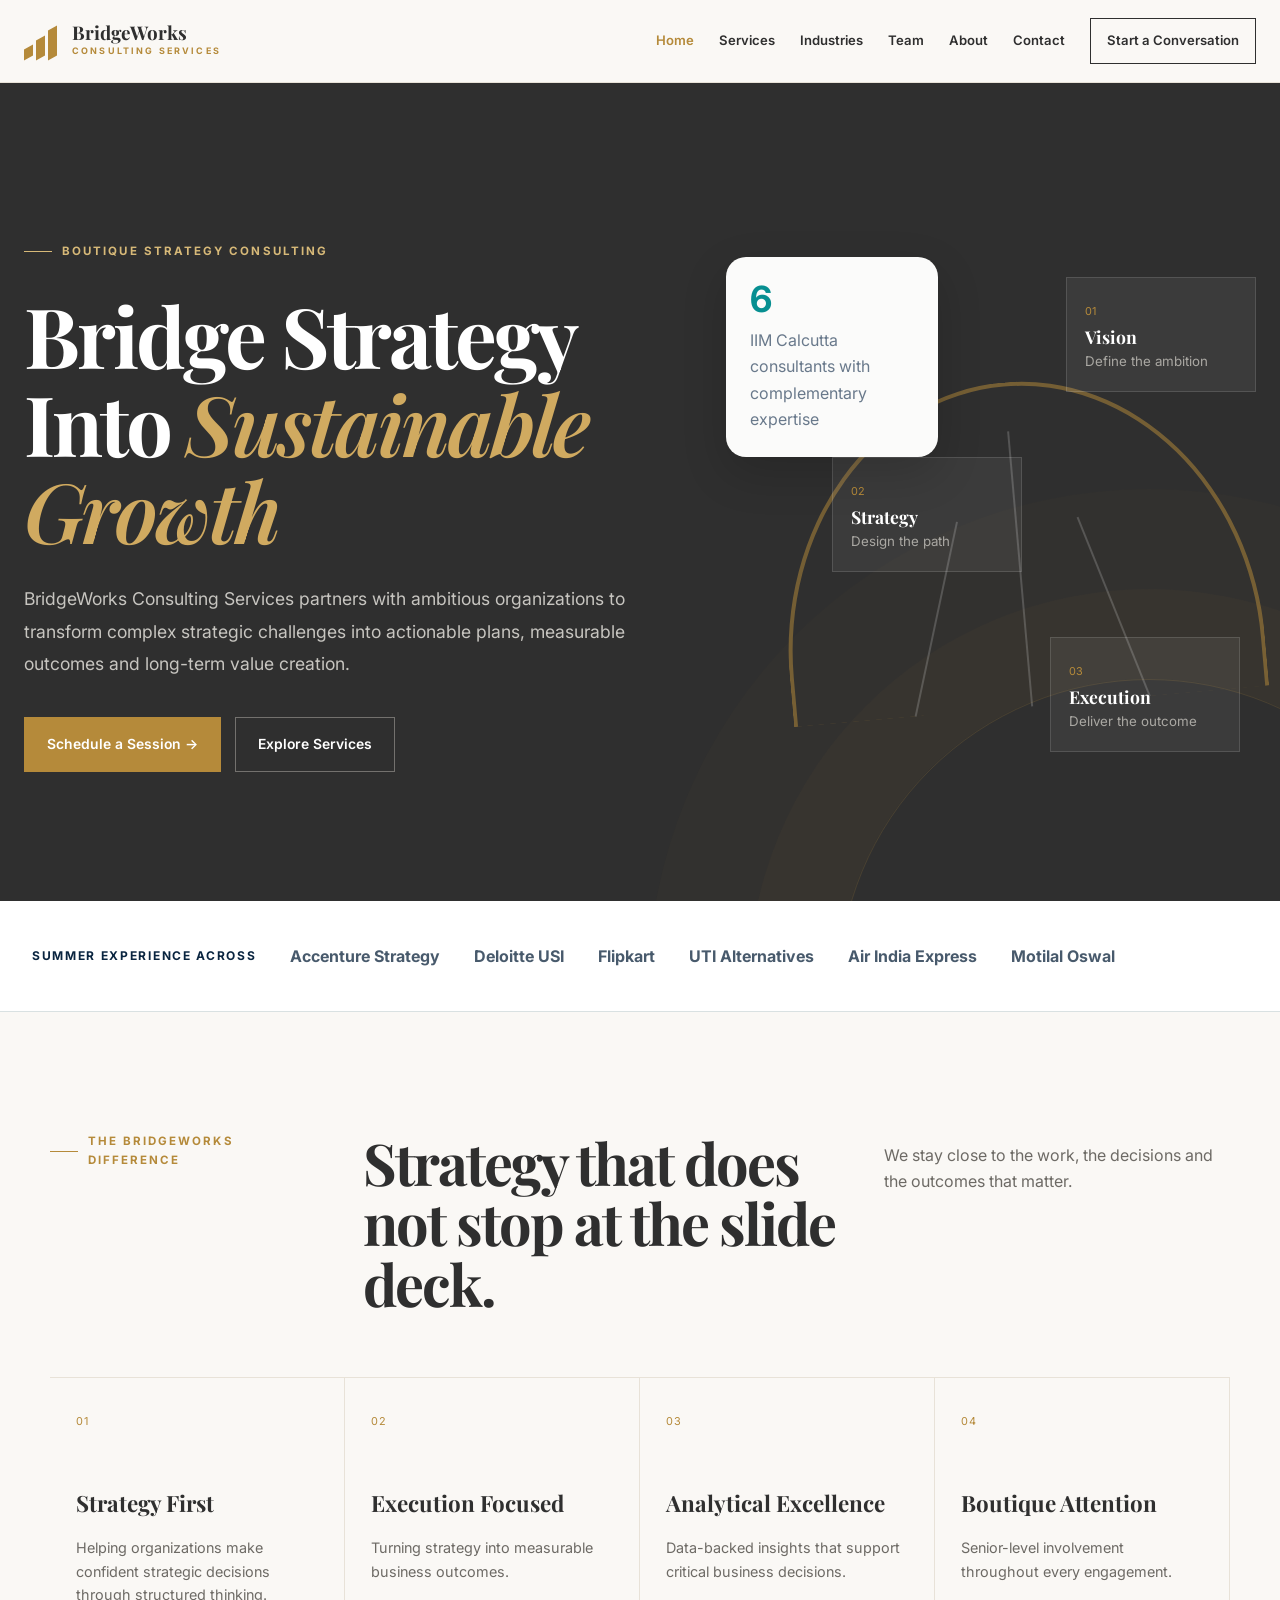
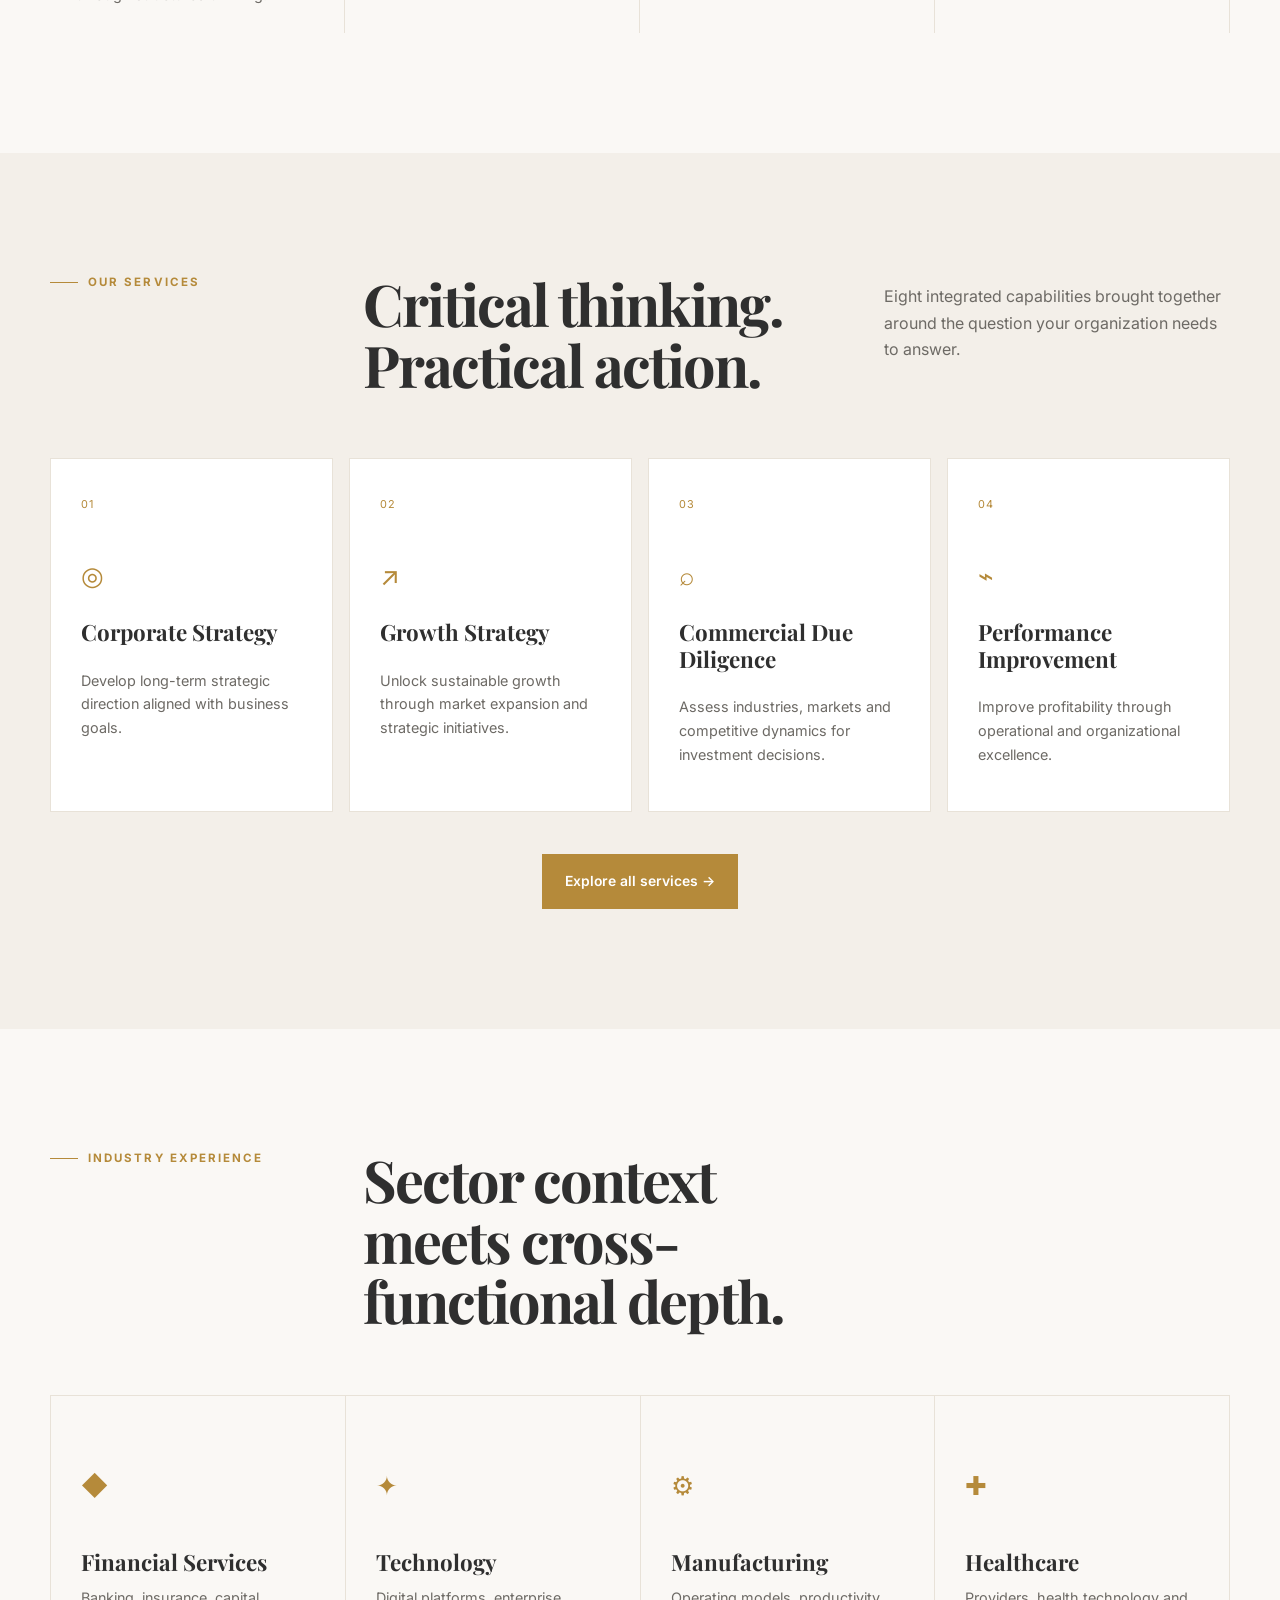
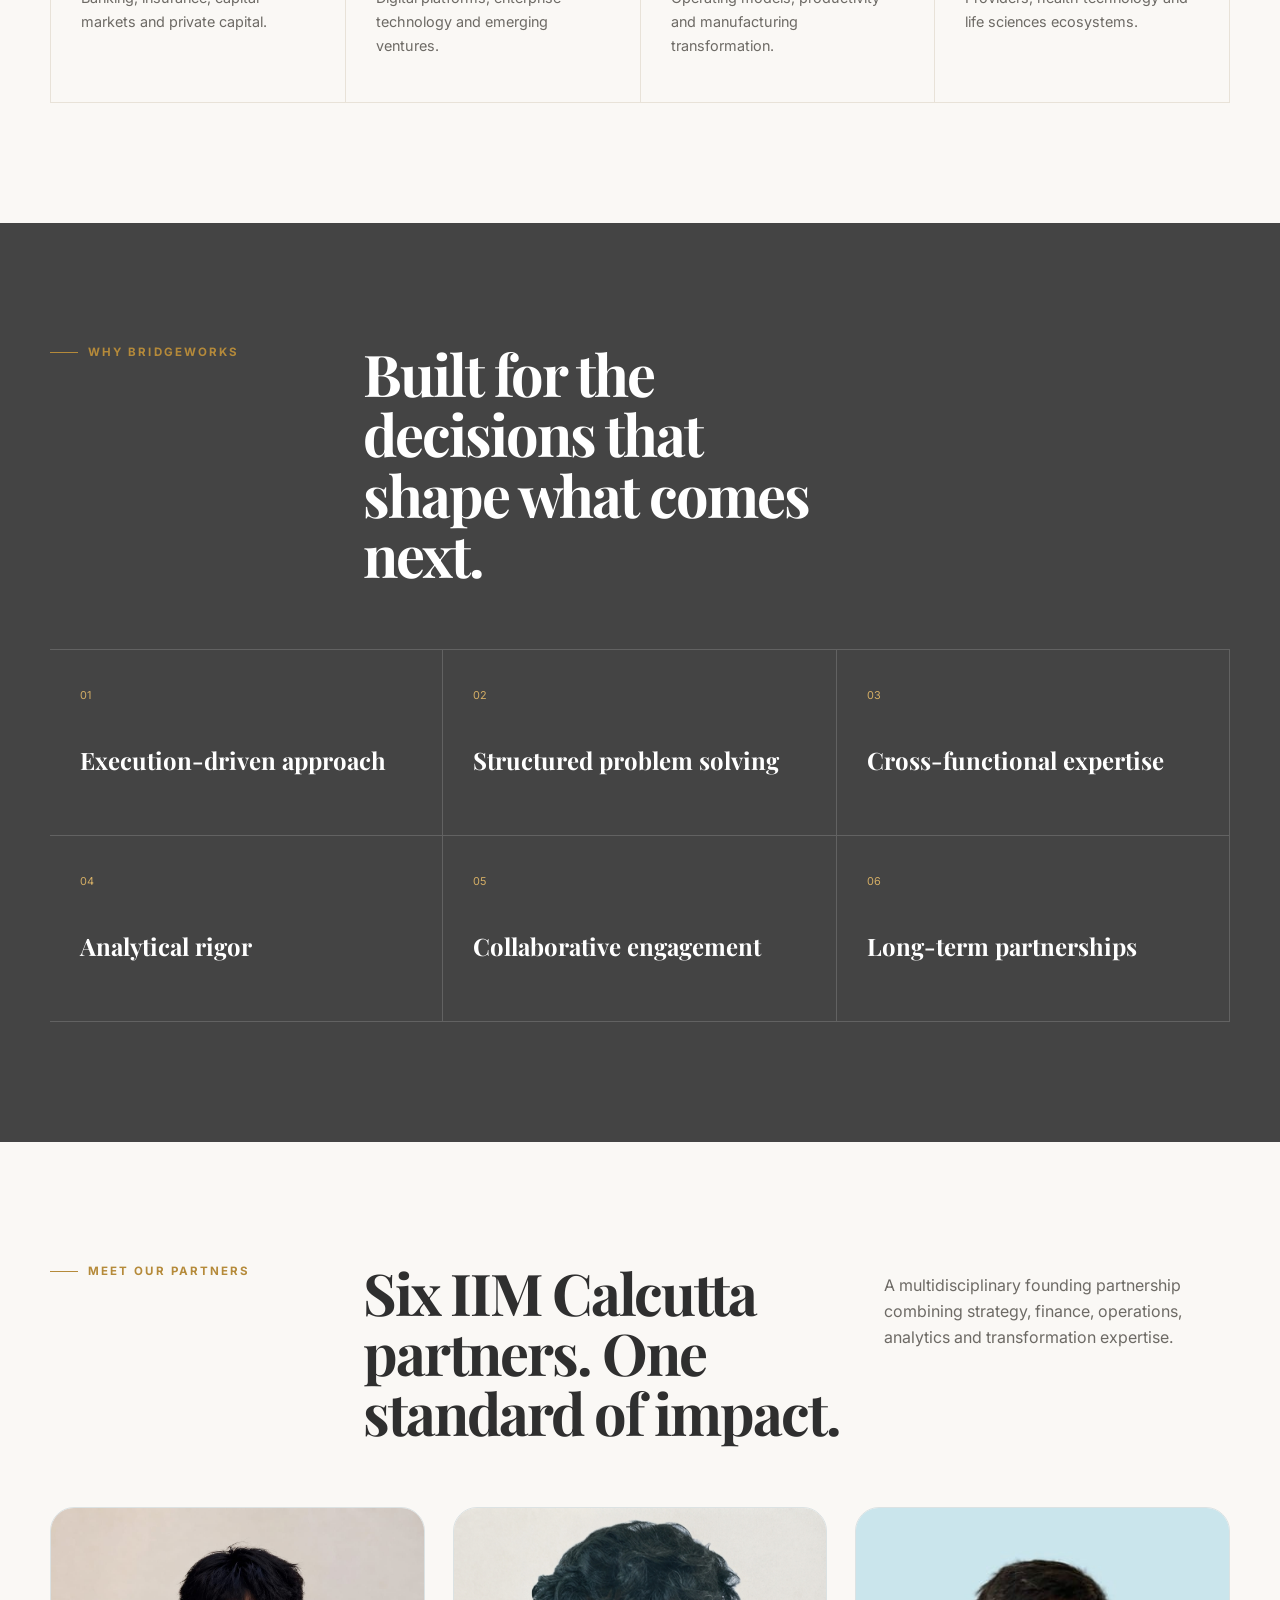
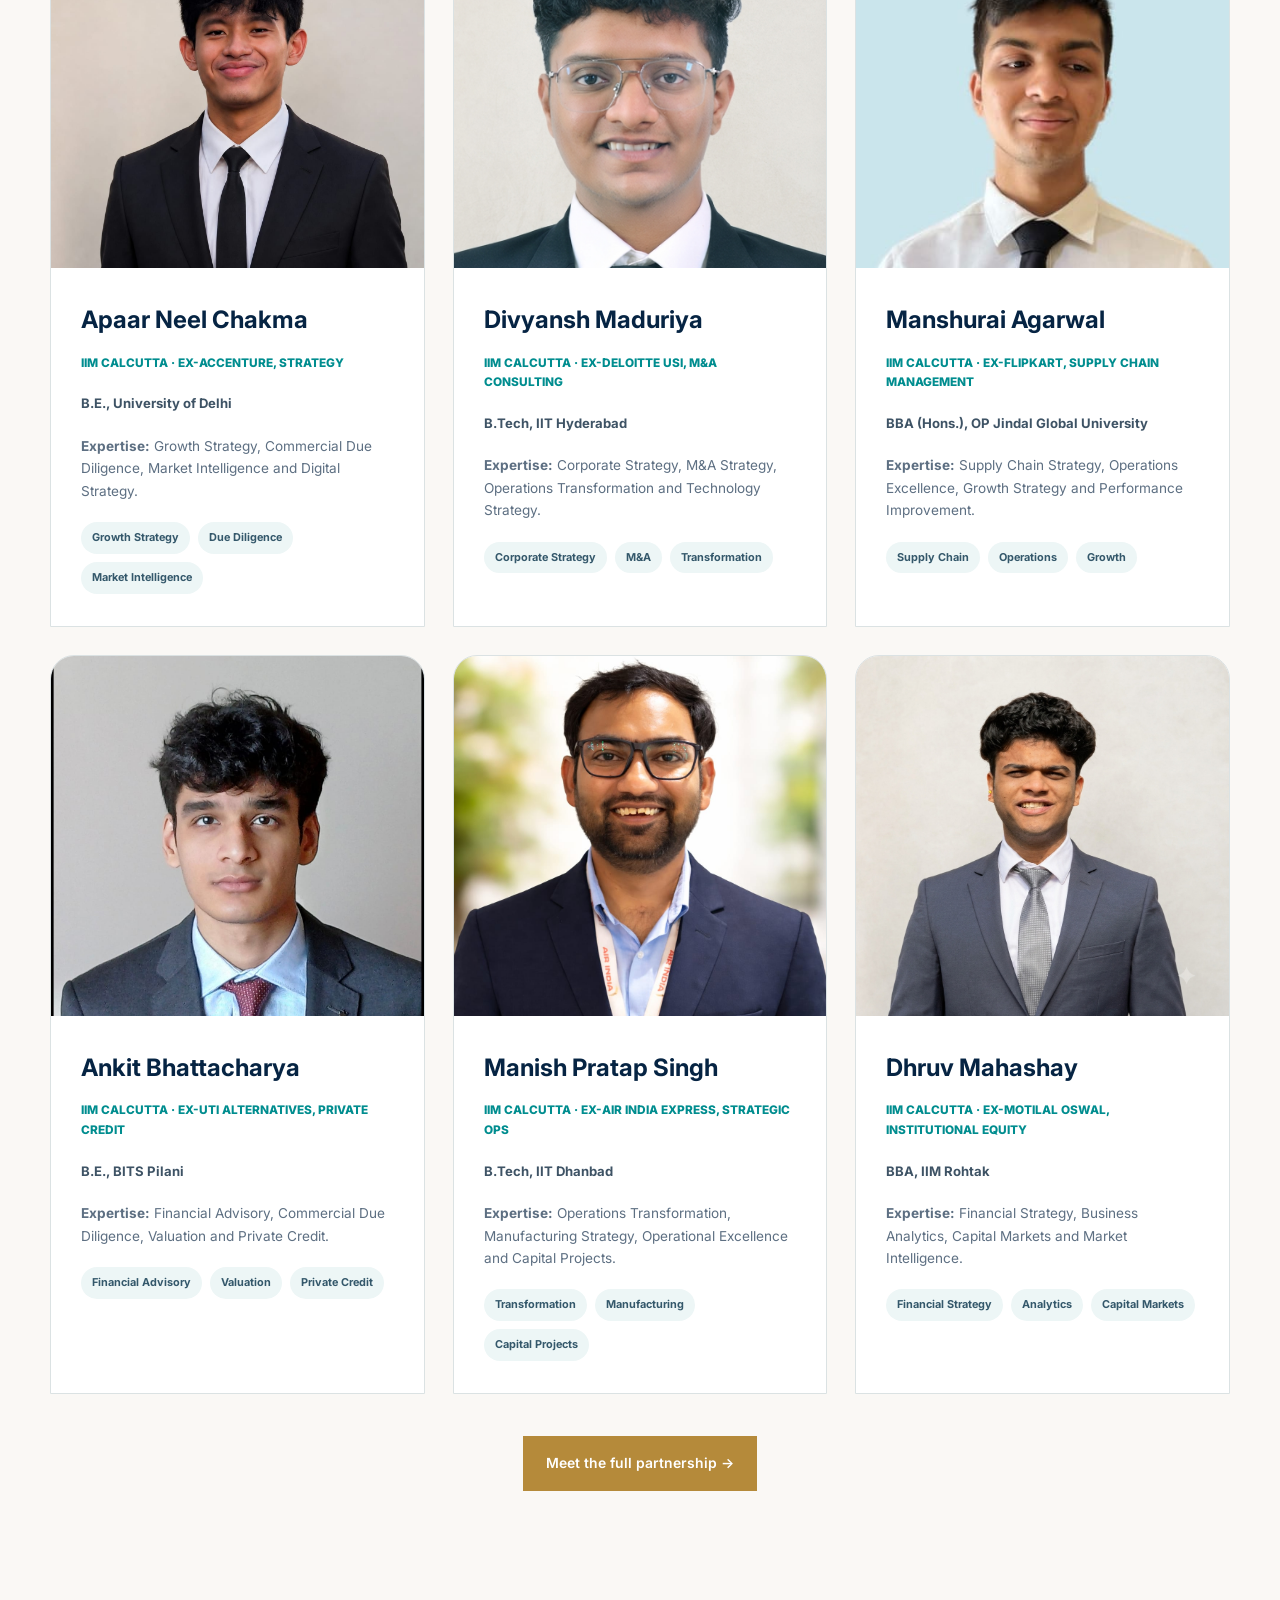
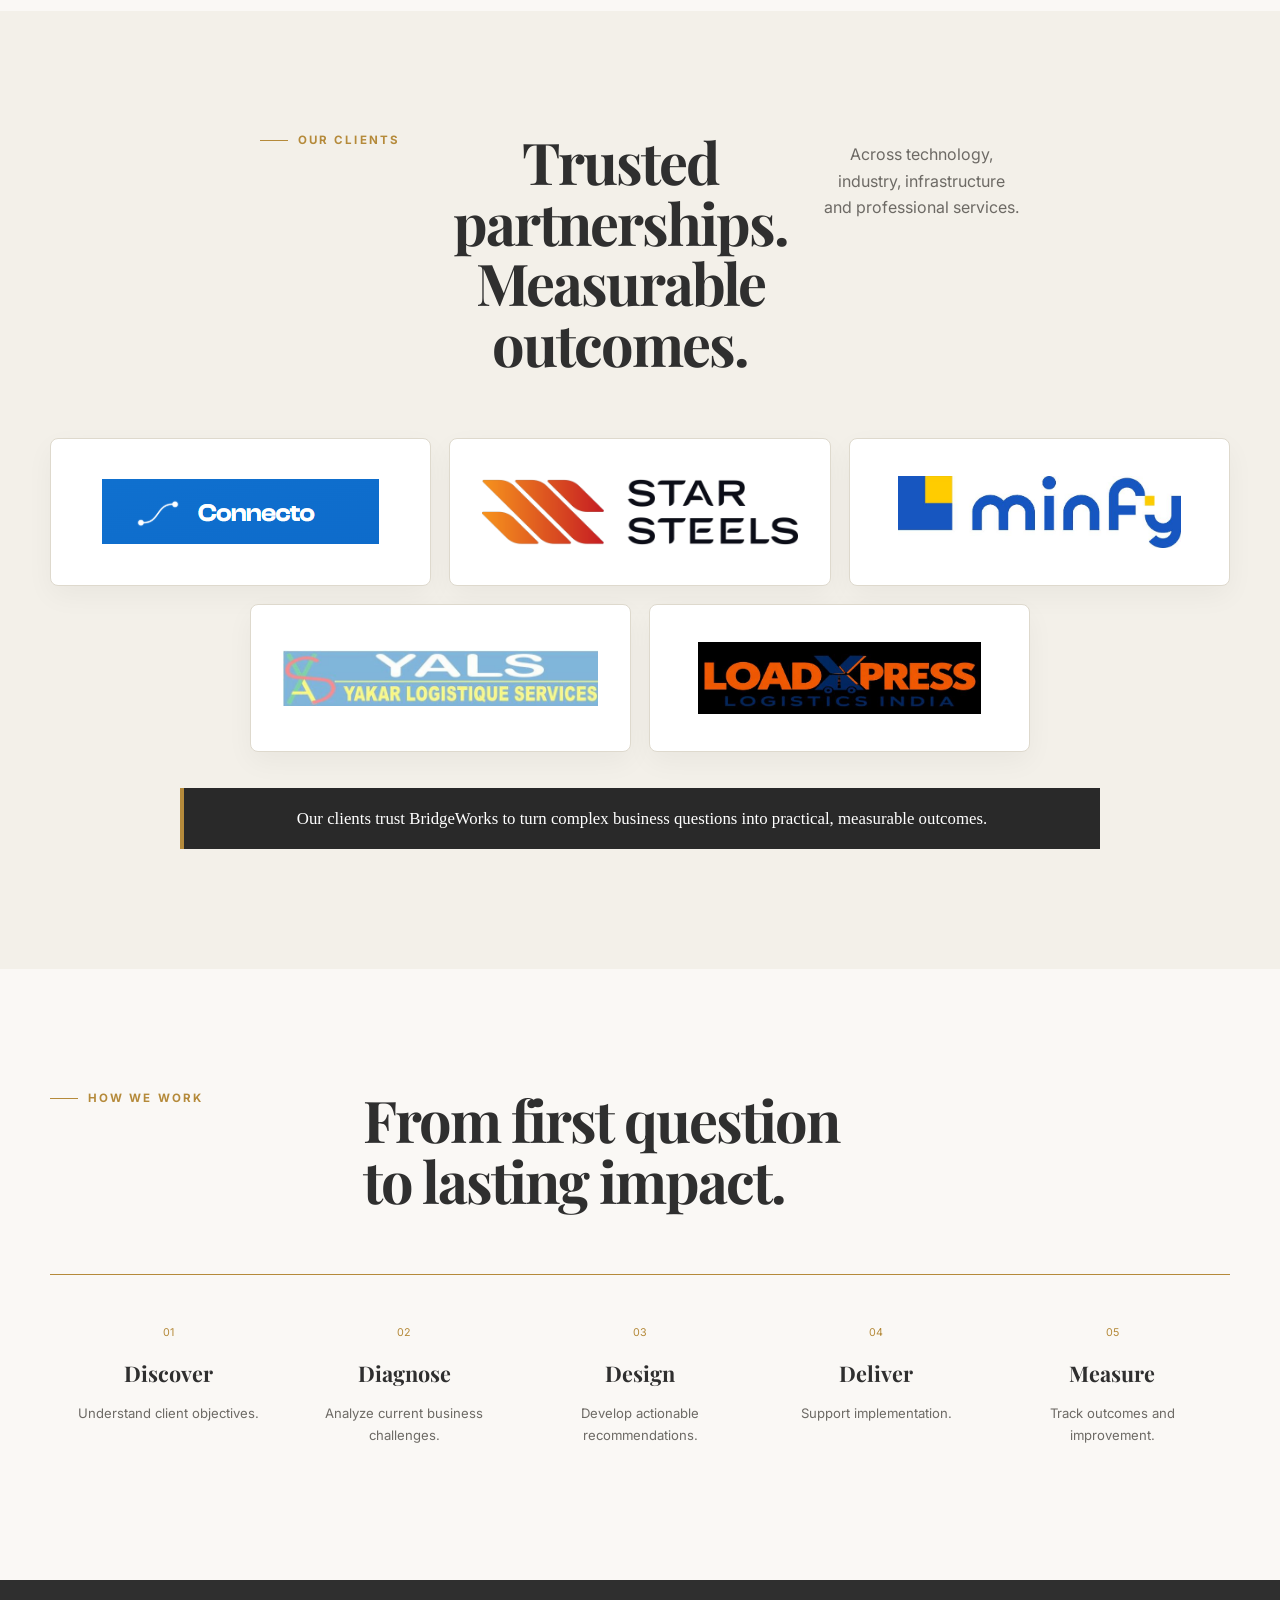
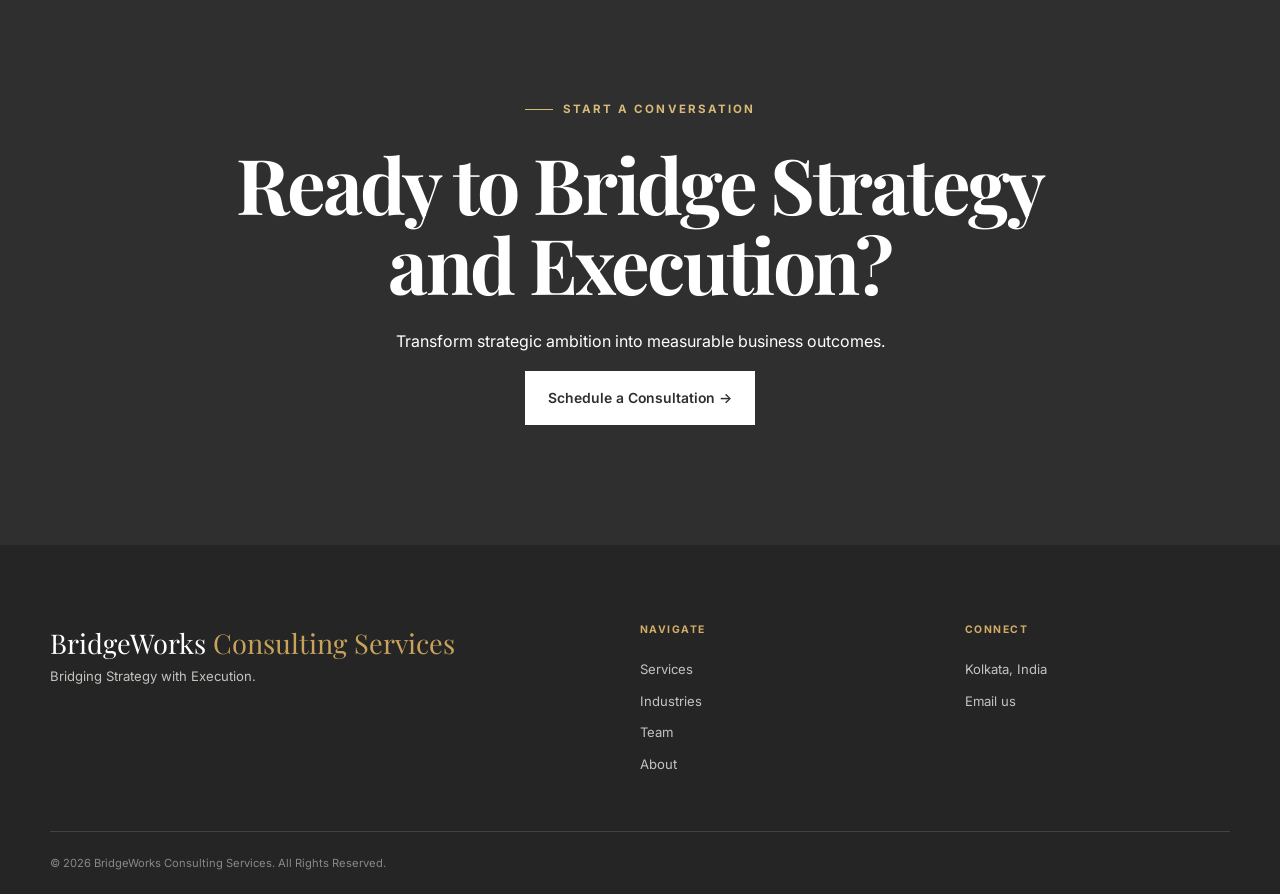
<file: index.html>
<!doctype html><html lang="en"><head><meta charset="utf-8"><meta name="viewport" content="width=device-width,initial-scale=1"><meta name="description" content="BridgeWorks Consulting Services—bridging strategy with execution."><title>BridgeWorks Consulting Services</title><link rel="stylesheet" href="styles.css">
<style>
/* BridgeWorks clients section - self-contained addition */
.bw-clients-section{background:#f3f0e9}
.bw-clients-heading{text-align:center;margin:0 auto 3.25rem;max-width:760px}
.bw-clients-heading .eyebrow{margin-bottom:.8rem}
.bw-clients-heading h2{margin-bottom:.8rem}
.bw-clients-heading>p:last-child{color:#68655f;margin:0}
.bw-client-logos{display:grid;grid-template-columns:repeat(6,minmax(0,1fr));gap:1.15rem;align-items:stretch}
.bw-client-logo{grid-column:span 2;min-height:148px;background:#fff;border:1px solid #ded9cd;border-radius:8px;display:flex;align-items:center;justify-content:center;padding:2rem;box-shadow:0 10px 28px rgba(31,30,27,.045)}
.bw-client-logo:nth-child(4){grid-column:2/span 2}
.bw-client-logo:nth-child(5){grid-column:4/span 2}
.bw-client-logo img{display:block;max-width:100%;max-height:72px;width:auto;height:auto;object-fit:contain}
.bw-clients-takeaway{margin:2.2rem auto 0;max-width:920px;background:#292929;color:#fff;border-left:4px solid #b48a3b;padding:1.15rem 1.4rem;text-align:center;font-family:Georgia,serif;font-size:1.05rem;line-height:1.5}
@media(max-width:760px){.bw-client-logos{grid-template-columns:repeat(2,minmax(0,1fr))}.bw-client-logo,.bw-client-logo:nth-child(4),.bw-client-logo:nth-child(5){grid-column:auto}.bw-client-logo:last-child{grid-column:1/-1}.bw-client-logo{min-height:125px;padding:1.5rem}.bw-clients-takeaway{font-size:.98rem}}
@media(max-width:480px){.bw-client-logos{grid-template-columns:1fr}.bw-client-logo:last-child{grid-column:auto}}
</style></head><body>
<a class="skip-link" href="#main">Skip to content</a>
<header class="site-header"><div class="nav-wrap"><a class="brand" href="index.html"><span class="brand-mark"><i></i><i></i><i></i></span><span><strong>BridgeWorks</strong><small>Consulting Services</small></span></a><nav class="desktop-nav" aria-label="Primary"><a aria-current="page" href="index.html">Home</a><a href="services.html">Services</a><a href="industries.html">Industries</a><a href="team.html">Team</a><a href="about.html">About</a><a href="contact.html">Contact</a><a class="nav-cta" href="contact.html">Start a Conversation</a></nav><details class="mobile-nav"><summary aria-label="Open navigation">☰</summary><nav class="mobile-links"><a href="index.html">Home</a><a href="services.html">Services</a><a href="industries.html">Industries</a><a href="team.html">Team</a><a href="about.html">About</a><a href="contact.html">Contact</a></nav></details></div></header>
<main id="main"><section class="hero"><div class="hero-inner"><div class="hero-copy"><p class="eyebrow light">Boutique strategy consulting</p><h1>Bridge Strategy Into <em>Sustainable Growth</em></h1><p>BridgeWorks Consulting Services partners with ambitious organizations to transform complex strategic challenges into actionable plans, measurable outcomes and long-term value creation.</p><div class="hero-actions"><a class="button button-bronze" href="contact.html">Schedule a Session →</a><a class="button button-ghost" href="services.html">Explore Services</a></div></div><div class="bridge-visual"><div class="hero-credential"><strong>6</strong><span>IIM Calcutta consultants with complementary expertise</span></div><div class="bridge-label top"><span>01</span><strong>Vision</strong><small>Define the ambition</small></div><div class="bridge-label middle"><span>02</span><strong>Strategy</strong><small>Design the path</small></div><div class="bridge-label bottom"><span>03</span><strong>Execution</strong><small>Deliver the outcome</small></div><div class="bridge-arch"><i></i><i></i><i></i></div></div></div></section>
<section class="experience-strip"><div class="experience-strip-inner"><strong>Summer experience across</strong><span>Accenture Strategy</span><span>Deloitte USI</span><span>Flipkart</span><span>UTI Alternatives</span><span>Air India Express</span><span>Motilal Oswal</span></div></section>
<section class="section"><div class="container"><div class="section-heading"><p class="eyebrow">The BridgeWorks difference</p><h2>Strategy that does not stop at the slide deck.</h2><p>We stay close to the work, the decisions and the outcomes that matter.</p></div><div class="advantage-grid"><article><span>01</span><h3>Strategy First</h3><p>Helping organizations make confident strategic decisions through structured thinking.</p></article><article><span>02</span><h3>Execution Focused</h3><p>Turning strategy into measurable business outcomes.</p></article><article><span>03</span><h3>Analytical Excellence</h3><p>Data-backed insights that support critical business decisions.</p></article><article><span>04</span><h3>Boutique Attention</h3><p>Senior-level involvement throughout every engagement.</p></article></div></div></section>
<section class="section section-tint"><div class="container"><div class="section-heading"><p class="eyebrow">Our services</p><h2>Critical thinking. Practical action.</h2><p>Eight integrated capabilities brought together around the question your organization needs to answer.</p></div><div class="card-grid"><article class="service-card"><span class="card-no">01</span><span class="icon">◎</span><h3>Corporate Strategy</h3><p>Develop long-term strategic direction aligned with business goals.</p></article><article class="service-card"><span class="card-no">02</span><span class="icon">↗</span><h3>Growth Strategy</h3><p>Unlock sustainable growth through market expansion and strategic initiatives.</p></article><article class="service-card"><span class="card-no">03</span><span class="icon">⌕</span><h3>Commercial Due Diligence</h3><p>Assess industries, markets and competitive dynamics for investment decisions.</p></article><article class="service-card"><span class="card-no">04</span><span class="icon">⌁</span><h3>Performance Improvement</h3><p>Improve profitability through operational and organizational excellence.</p></article></div><div class="center"><a class="button button-bronze" href="services.html">Explore all services →</a></div></div></section>
<section class="section"><div class="container"><div class="section-heading"><p class="eyebrow">Industry experience</p><h2>Sector context meets cross-functional depth.</h2></div><div class="industry-grid"><article class="industry-card"><span class="icon">◆</span><h3>Financial Services</h3><p>Banking, insurance, capital markets and private capital.</p></article><article class="industry-card"><span class="icon">✦</span><h3>Technology</h3><p>Digital platforms, enterprise technology and emerging ventures.</p></article><article class="industry-card"><span class="icon">⚙</span><h3>Manufacturing</h3><p>Operating models, productivity and manufacturing transformation.</p></article><article class="industry-card"><span class="icon">✚</span><h3>Healthcare</h3><p>Providers, health technology and life sciences ecosystems.</p></article></div></div></section>
<section class="section graphite"><div class="container"><div class="section-heading"><p class="eyebrow">Why BridgeWorks</p><h2>Built for the decisions that shape what comes next.</h2></div><div class="why-grid"><article><span>01</span><h3>Execution-driven approach</h3></article><article><span>02</span><h3>Structured problem solving</h3></article><article><span>03</span><h3>Cross-functional expertise</h3></article><article><span>04</span><h3>Analytical rigor</h3></article><article><span>05</span><h3>Collaborative engagement</h3></article><article><span>06</span><h3>Long-term partnerships</h3></article></div></div></section>
<section class="section"><div class="container"><div class="section-heading"><p class="eyebrow">Meet our partners</p><h2>Six IIM Calcutta partners. One standard of impact.</h2><p>A multidisciplinary founding partnership combining strategy, finance, operations, analytics and transformation expertise.</p></div><div class="partner-grid">
<article class="partner-card"><div class="partner-photo"><img src="images/apaar.jpeg" alt="Apaar Neel Chakma"></div><div class="partner-body"><h3>Apaar Neel Chakma</h3><p class="partner-credential">IIM Calcutta · Ex-Accenture, Strategy </p><p class="partner-degree">B.E., University of Delhi</p><p class="partner-expertise"><strong>Expertise:</strong> Growth Strategy, Commercial Due Diligence, Market Intelligence and Digital Strategy.</p><div class="tags"><b>Growth Strategy</b><b>Due Diligence</b><b>Market Intelligence</b></div></div></article>
<article class="partner-card"><div class="partner-photo"><img src="images/divyansh.png" alt="Divyansh Maduriya"></div><div class="partner-body"><h3>Divyansh Maduriya</h3><p class="partner-credential">IIM Calcutta · Ex-Deloitte USI, M&amp;A Consulting</p><p class="partner-degree">B.Tech, IIT Hyderabad</p><p class="partner-expertise"><strong>Expertise:</strong> Corporate Strategy, M&amp;A Strategy, Operations Transformation and Technology Strategy.</p><div class="tags"><b>Corporate Strategy</b><b>M&amp;A</b><b>Transformation</b></div></div></article>
<article class="partner-card"><div class="partner-photo"><img src="images/manshurai.jpeg" alt="Manshurai Agarwal"></div><div class="partner-body"><h3>Manshurai Agarwal</h3><p class="partner-credential">IIM Calcutta · Ex-Flipkart, Supply Chain Management</p><p class="partner-degree">BBA (Hons.), OP Jindal Global University</p><p class="partner-expertise"><strong>Expertise:</strong> Supply Chain Strategy, Operations Excellence, Growth Strategy and Performance Improvement.</p><div class="tags"><b>Supply Chain</b><b>Operations</b><b>Growth</b></div></div></article>
<article class="partner-card"><div class="partner-photo"><img src="images/ankit.jpeg" alt="Ankit Bhattacharya"></div><div class="partner-body"><h3>Ankit Bhattacharya</h3><p class="partner-credential">IIM Calcutta · Ex-UTI Alternatives, Private Credit</p><p class="partner-degree">B.E., BITS Pilani</p><p class="partner-expertise"><strong>Expertise:</strong> Financial Advisory, Commercial Due Diligence, Valuation and Private Credit.</p><div class="tags"><b>Financial Advisory</b><b>Valuation</b><b>Private Credit</b></div></div></article>
<article class="partner-card"><div class="partner-photo"><img src="images/manish.jpeg" alt="Manish Pratap Singh"></div><div class="partner-body"><h3>Manish Pratap Singh</h3><p class="partner-credential">IIM Calcutta · Ex-Air India Express, Strategic Ops</p><p class="partner-degree">B.Tech, IIT Dhanbad</p><p class="partner-expertise"><strong>Expertise:</strong> Operations Transformation, Manufacturing Strategy, Operational Excellence and Capital Projects.</p><div class="tags"><b>Transformation</b><b>Manufacturing</b><b>Capital Projects</b></div></div></article>
<article class="partner-card"><div class="partner-photo"><img src="images/dhruv.jpg" alt="Dhruv Mahashay"></div><div class="partner-body"><h3>Dhruv Mahashay</h3><p class="partner-credential">IIM Calcutta · Ex-Motilal Oswal, Institutional Equity</p><p class="partner-degree">BBA, IIM Rohtak</p><p class="partner-expertise"><strong>Expertise:</strong> Financial Strategy, Business Analytics, Capital Markets and Market Intelligence.</p><div class="tags"><b>Financial Strategy</b><b>Analytics</b><b>Capital Markets</b></div></div></article>
</div><div class="center"><a class="button button-bronze" href="team.html">Meet the full partnership →</a></div></div></section>
<section class="section bw-clients-section" id="clients"><div class="container">
<div class="section-heading bw-clients-heading"><p class="eyebrow">Our clients</p><h2>Trusted partnerships. Measurable outcomes.</h2><p>Across technology, industry, infrastructure and professional services.</p></div>
<div class="bw-client-logos" aria-label="Selected BridgeWorks clients">
<div class="bw-client-logo"><img src="[data-uri]" alt="Connecto"></div>
<div class="bw-client-logo"><img src="[data-uri]" alt="Star Steels"></div>
<div class="bw-client-logo"><img src="[data-uri]" alt="Minfy Technologies"></div>
<div class="bw-client-logo"><img src="[data-uri]" alt="YALS - Yakar Logistique Services"></div>
<div class="bw-client-logo"><img src="[data-uri]" alt="LoadXpress Logistics India"></div>
</div>
<p class="bw-clients-takeaway">Our clients trust BridgeWorks to turn complex business questions into practical, measurable outcomes.</p>
</div></section>
<section class="section"><div class="container"><div class="section-heading"><p class="eyebrow">How we work</p><h2>From first question to lasting impact.</h2></div><div class="process"><article><span>01</span><h3>Discover</h3><p>Understand client objectives.</p></article><article><span>02</span><h3>Diagnose</h3><p>Analyze current business challenges.</p></article><article><span>03</span><h3>Design</h3><p>Develop actionable recommendations.</p></article><article><span>04</span><h3>Deliver</h3><p>Support implementation.</p></article><article><span>05</span><h3>Measure</h3><p>Track outcomes and improvement.</p></article></div></div></section>
<section class="cta-section"><p class="eyebrow light">Start a conversation</p><h2>Ready to Bridge Strategy<br>and Execution?</h2><p>Transform strategic ambition into measurable business outcomes.</p><a class="button button-light" href="contact.html">Schedule a Consultation →</a></section></main>
<footer><div class="footer-grid"><div><div class="footer-brand">BridgeWorks <span>Consulting Services</span></div><p>Bridging Strategy with Execution.</p></div><div><h3>Navigate</h3><a href="services.html">Services</a><a href="industries.html">Industries</a><a href="team.html">Team</a><a href="about.html">About</a></div><div><h3>Connect</h3><a href="contact.html">Kolkata, India</a><a href="mailto:hello@bridgeworksconsulting.com">Email us</a></div></div><div class="footer-bottom">© 2026 BridgeWorks Consulting Services. All Rights Reserved.</div></footer></body></html>
</file>
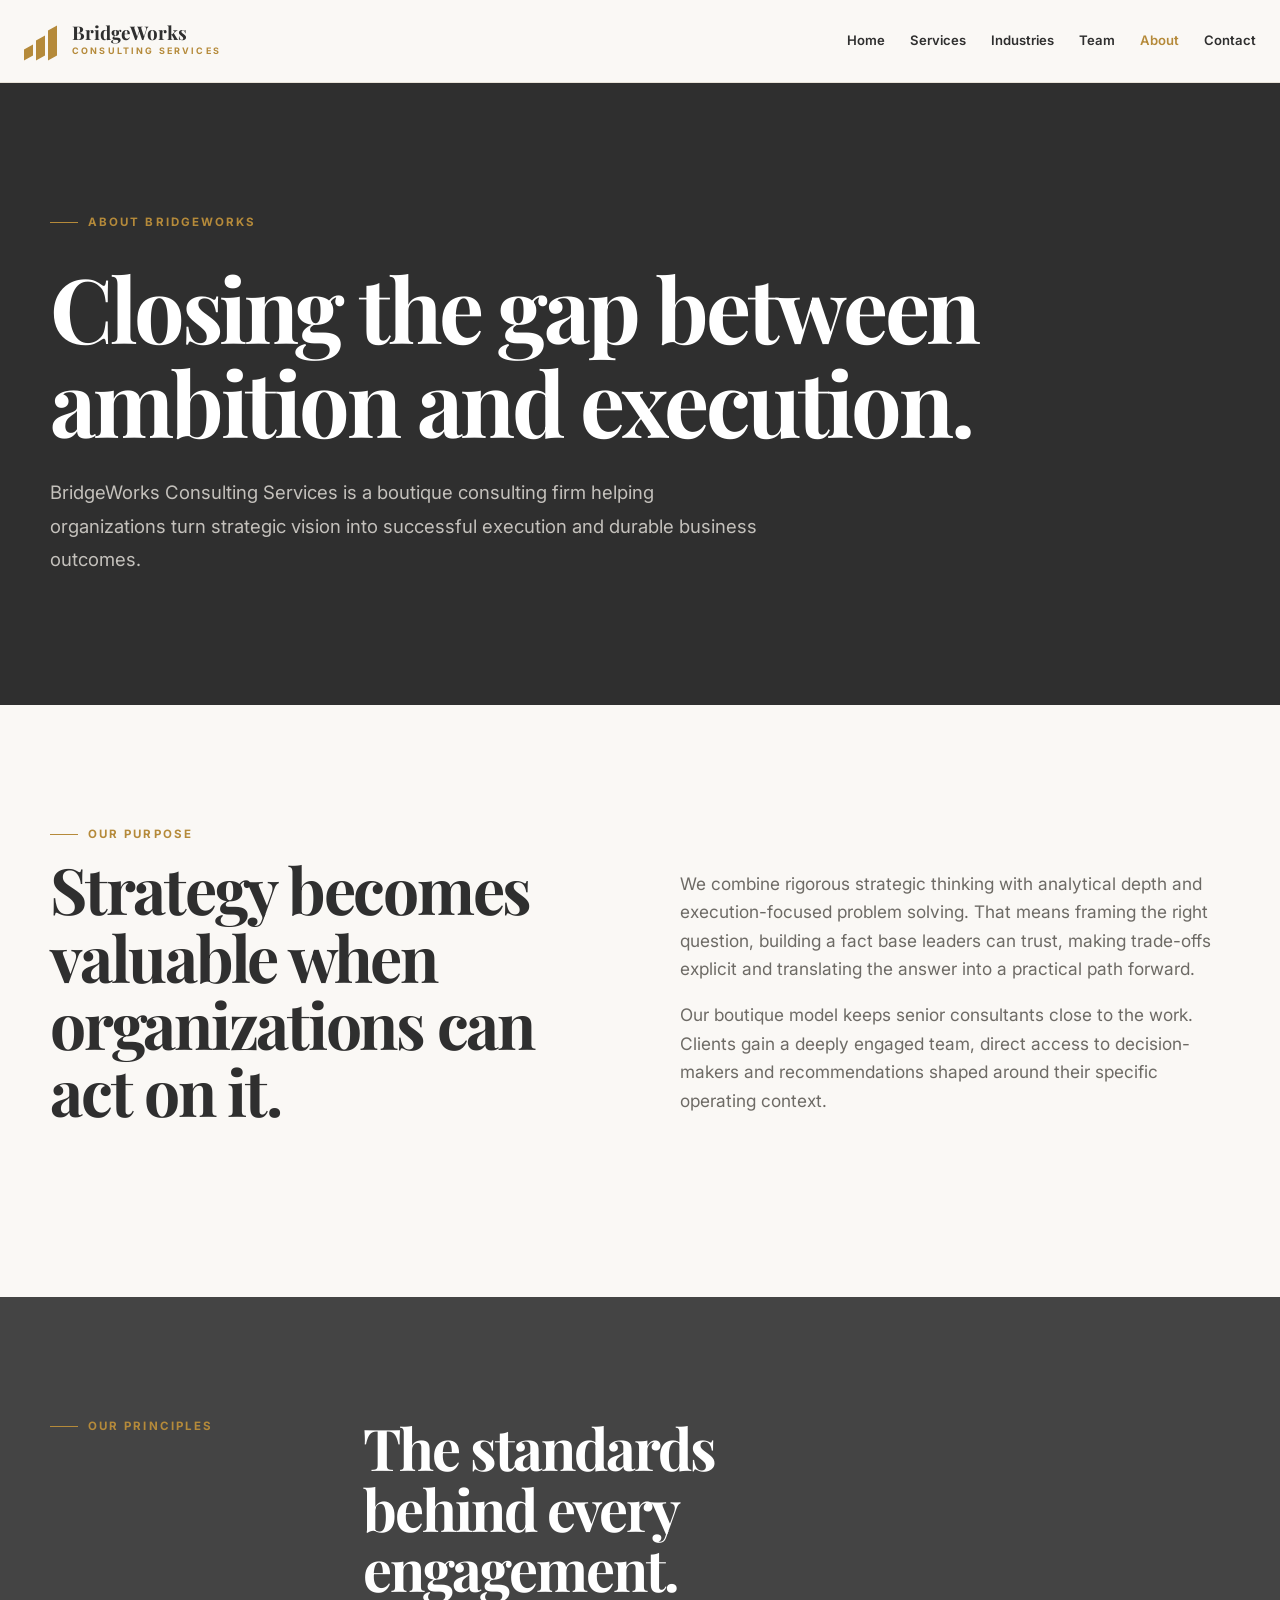
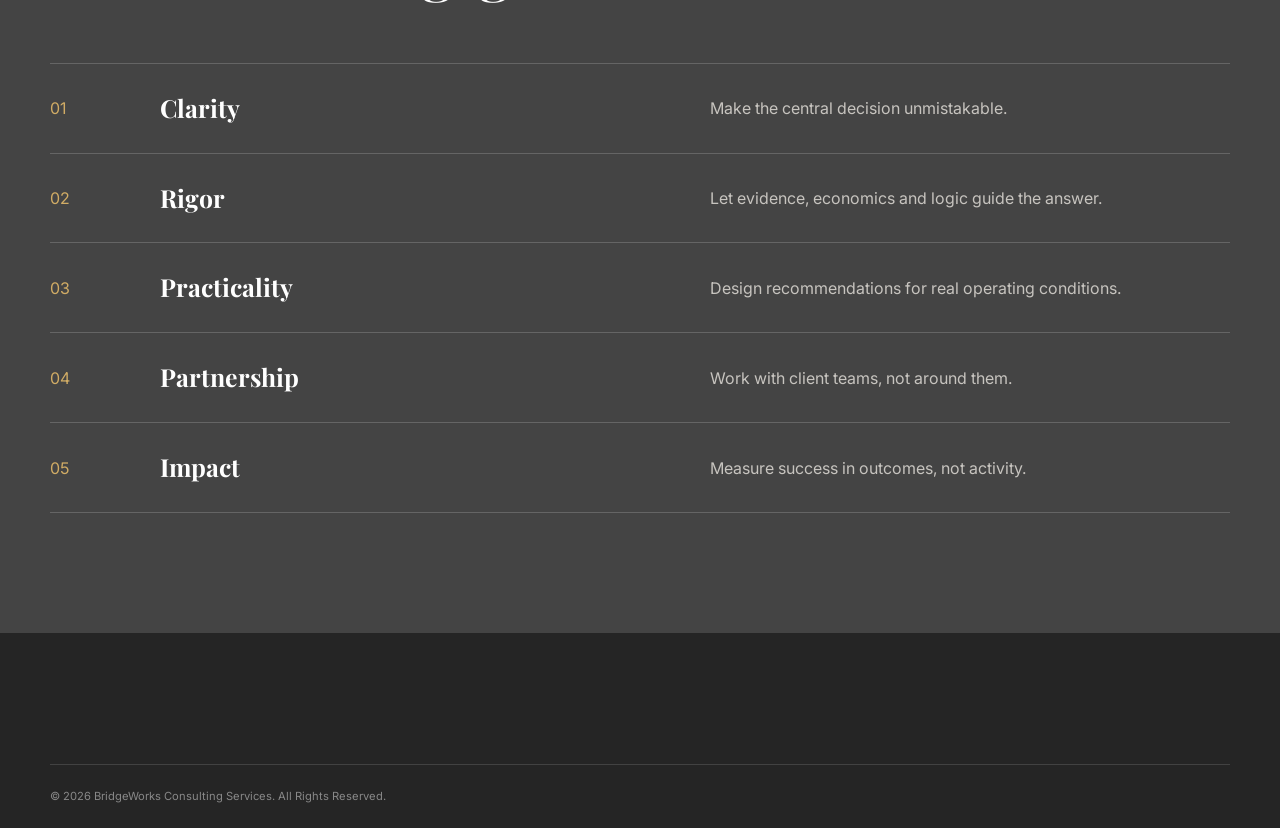
<file: about.html>
<!doctype html><html lang="en"><head><meta charset="utf-8"><meta name="viewport" content="width=device-width,initial-scale=1"><title>About | BridgeWorks</title><link rel="stylesheet" href="styles.css"></head><body>
<header class="site-header"><div class="nav-wrap"><a class="brand" href="index.html"><span class="brand-mark"><i></i><i></i><i></i></span><span><strong>BridgeWorks</strong><small>Consulting Services</small></span></a><nav class="desktop-nav"><a href="index.html">Home</a><a href="services.html">Services</a><a href="industries.html">Industries</a><a href="team.html">Team</a><a aria-current="page" href="about.html">About</a><a href="contact.html">Contact</a></nav><details class="mobile-nav"><summary>☰</summary><nav class="mobile-links"><a href="index.html">Home</a><a href="services.html">Services</a><a href="industries.html">Industries</a><a href="team.html">Team</a><a href="about.html">About</a><a href="contact.html">Contact</a></nav></details></div></header>
<main><section class="page-hero"><div class="container"><p class="eyebrow">About BridgeWorks</p><h1>Closing the gap between ambition and execution.</h1><p class="lead">BridgeWorks Consulting Services is a boutique consulting firm helping organizations turn strategic vision into successful execution and durable business outcomes.</p></div></section><section class="section"><div class="container about-story"><div><p class="eyebrow">Our purpose</p><h2>Strategy becomes valuable when organizations can act on it.</h2></div><div><p>We combine rigorous strategic thinking with analytical depth and execution-focused problem solving. That means framing the right question, building a fact base leaders can trust, making trade-offs explicit and translating the answer into a practical path forward.</p><p>Our boutique model keeps senior consultants close to the work. Clients gain a deeply engaged team, direct access to decision-makers and recommendations shaped around their specific operating context.</p></div></div></section><section class="section graphite"><div class="container"><div class="section-heading"><p class="eyebrow">Our principles</p><h2>The standards behind every engagement.</h2></div><div class="principles"><article><span>01</span><h3>Clarity</h3><p>Make the central decision unmistakable.</p></article><article><span>02</span><h3>Rigor</h3><p>Let evidence, economics and logic guide the answer.</p></article><article><span>03</span><h3>Practicality</h3><p>Design recommendations for real operating conditions.</p></article><article><span>04</span><h3>Partnership</h3><p>Work with client teams, not around them.</p></article><article><span>05</span><h3>Impact</h3><p>Measure success in outcomes, not activity.</p></article></div></div></section></main><footer><div class="footer-bottom">© 2026 BridgeWorks Consulting Services. All Rights Reserved.</div></footer></body></html>
</file>
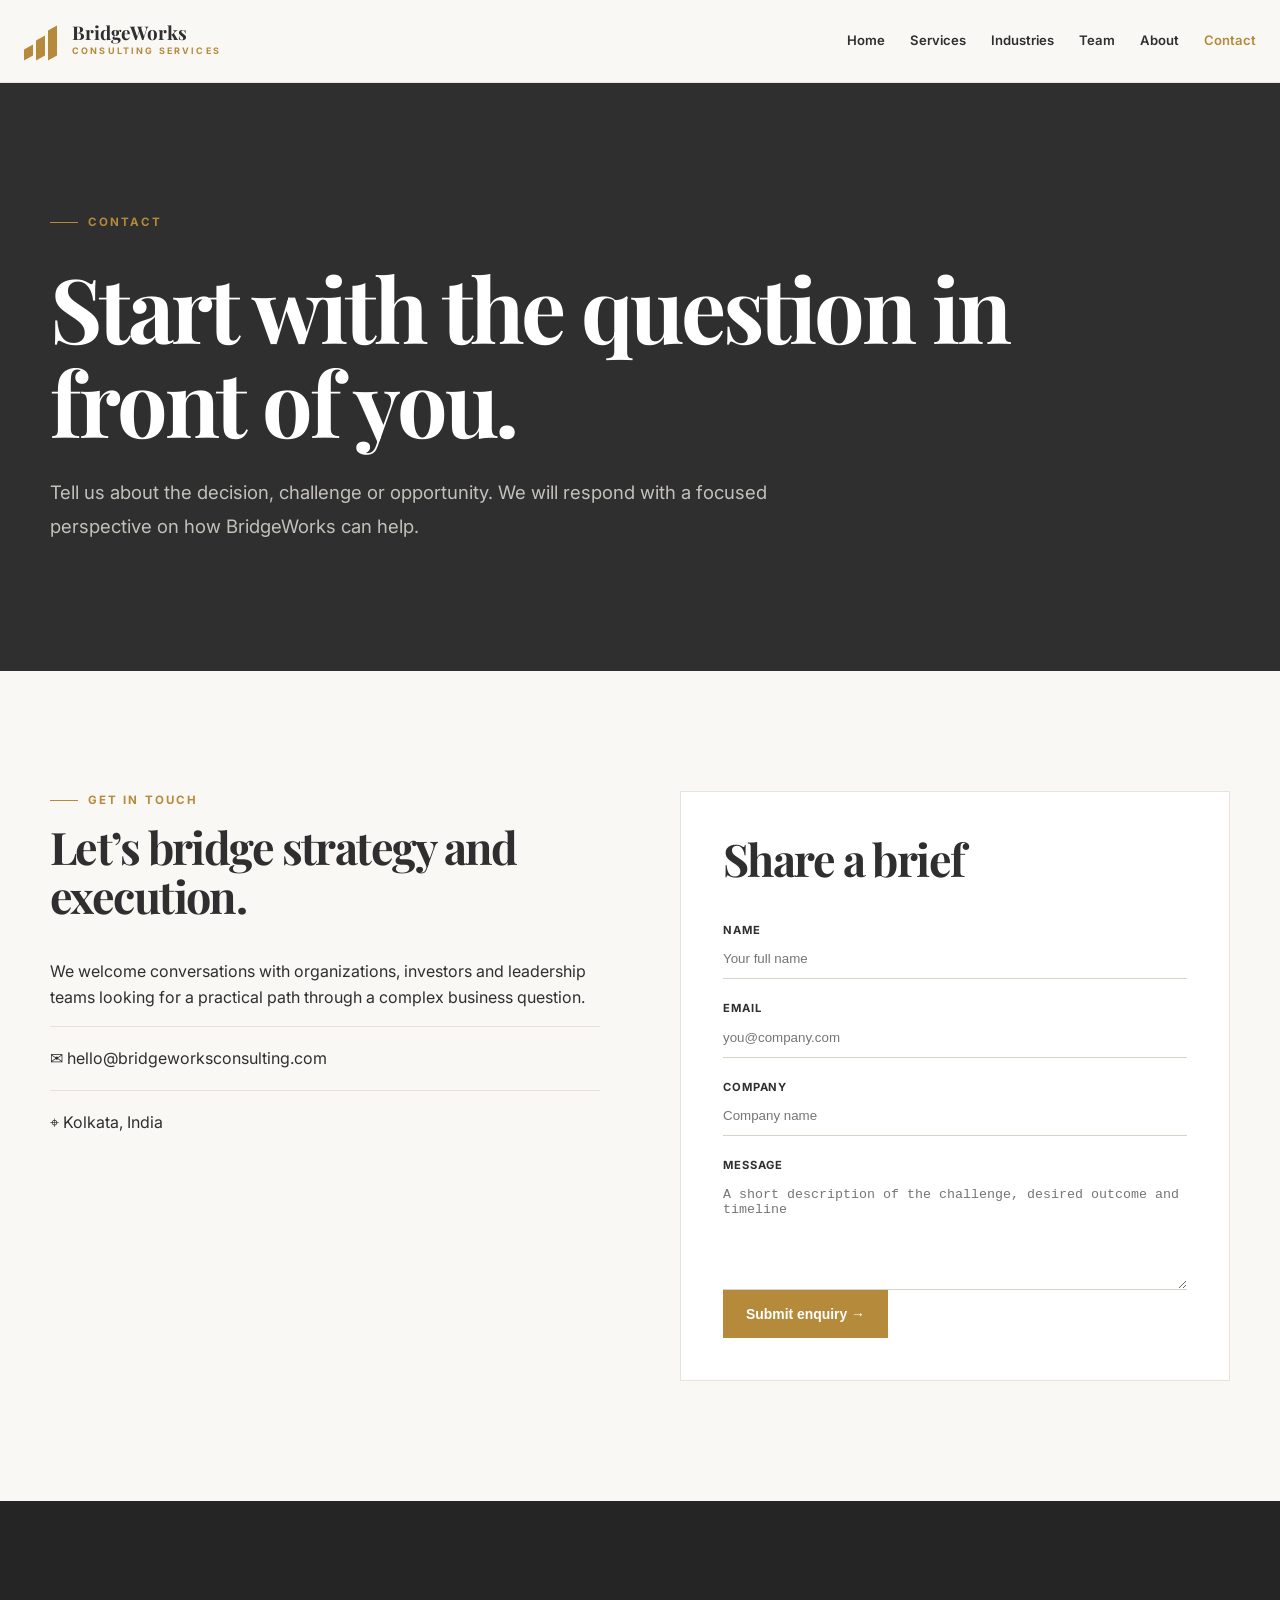
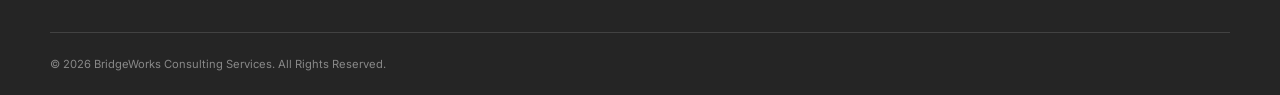
<file: contact.html>
<!doctype html><html lang="en"><head><meta charset="utf-8"><meta name="viewport" content="width=device-width,initial-scale=1"><title>Contact | BridgeWorks</title><link rel="stylesheet" href="styles.css"></head><body>
<header class="site-header"><div class="nav-wrap"><a class="brand" href="index.html"><span class="brand-mark"><i></i><i></i><i></i></span><span><strong>BridgeWorks</strong><small>Consulting Services</small></span></a><nav class="desktop-nav"><a href="index.html">Home</a><a href="services.html">Services</a><a href="industries.html">Industries</a><a href="team.html">Team</a><a href="about.html">About</a><a aria-current="page" href="contact.html">Contact</a></nav><details class="mobile-nav"><summary>☰</summary><nav class="mobile-links"><a href="index.html">Home</a><a href="services.html">Services</a><a href="industries.html">Industries</a><a href="team.html">Team</a><a href="about.html">About</a><a href="contact.html">Contact</a></nav></details></div></header>
<main><section class="page-hero"><div class="container"><p class="eyebrow">Contact</p><h1>Start with the question in front of you.</h1><p class="lead">Tell us about the decision, challenge or opportunity. We will respond with a focused perspective on how BridgeWorks can help.</p></div></section><section class="section"><div class="container contact-grid"><div class="contact-details"><p class="eyebrow">Get in touch</p><h2>Let’s bridge strategy and execution.</h2><p>We welcome conversations with organizations, investors and leadership teams looking for a practical path through a complex business question.</p><a href="mailto:hello@bridgeworksconsulting.com">✉ hello@bridgeworksconsulting.com</a><span>⌖ Kolkata, India</span></div><form class="contact-form" action="mailto:hello@bridgeworksconsulting.com" method="post" enctype="text/plain"><h2>Share a brief</h2><label>Name<input required name="name" placeholder="Your full name"></label><label>Email<input required type="email" name="email" placeholder="you@company.com"></label><label>Company<input name="company" placeholder="Company name"></label><label>Message<textarea required name="message" rows="6" placeholder="A short description of the challenge, desired outcome and timeline"></textarea></label><button class="button button-bronze" type="submit">Submit enquiry →</button></form></div></section></main><footer><div class="footer-bottom">© 2026 BridgeWorks Consulting Services. All Rights Reserved.</div></footer></body></html>
</file>
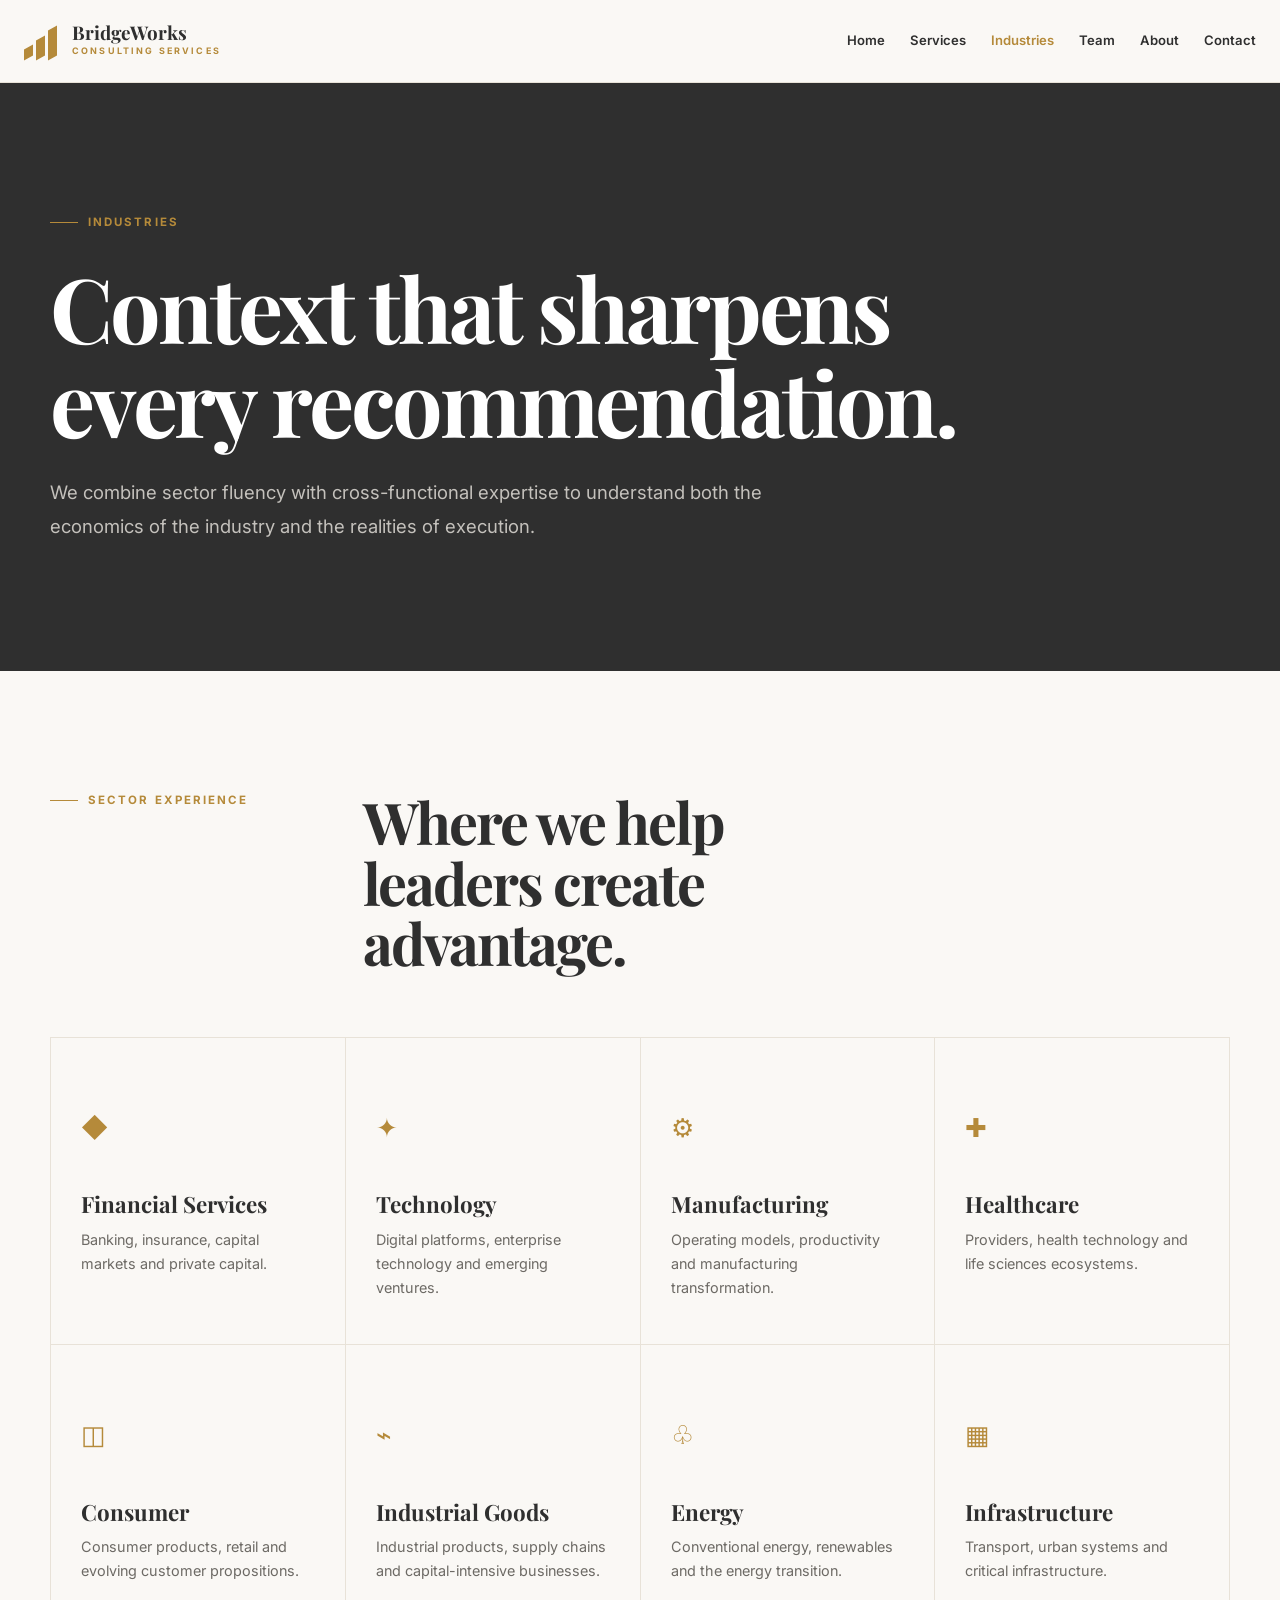
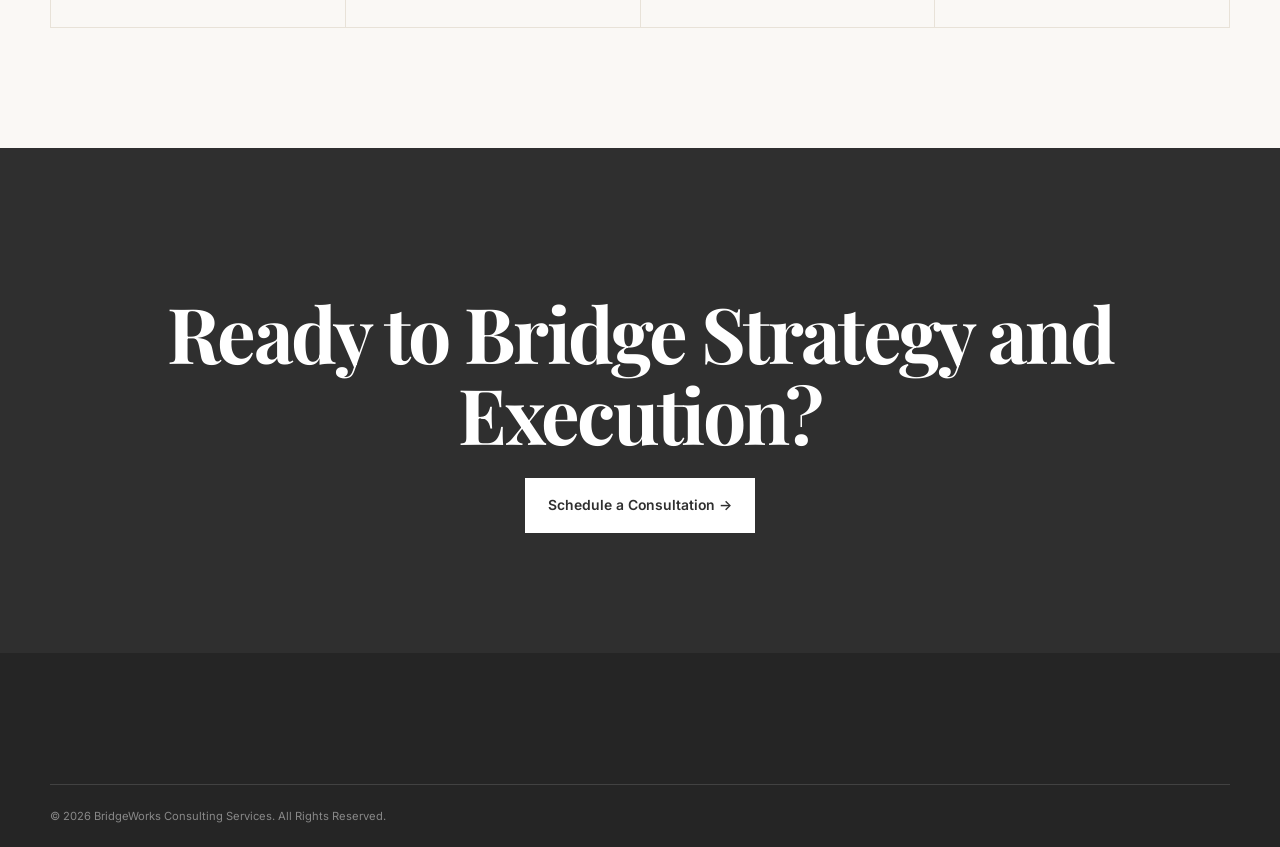
<file: industries.html>
<!doctype html><html lang="en"><head><meta charset="utf-8"><meta name="viewport" content="width=device-width,initial-scale=1"><title>Industries | BridgeWorks</title><link rel="stylesheet" href="styles.css"></head><body>
<header class="site-header"><div class="nav-wrap"><a class="brand" href="index.html"><span class="brand-mark"><i></i><i></i><i></i></span><span><strong>BridgeWorks</strong><small>Consulting Services</small></span></a><nav class="desktop-nav"><a href="index.html">Home</a><a href="services.html">Services</a><a aria-current="page" href="industries.html">Industries</a><a href="team.html">Team</a><a href="about.html">About</a><a href="contact.html">Contact</a></nav><details class="mobile-nav"><summary>☰</summary><nav class="mobile-links"><a href="index.html">Home</a><a href="services.html">Services</a><a href="industries.html">Industries</a><a href="team.html">Team</a><a href="about.html">About</a><a href="contact.html">Contact</a></nav></details></div></header>
<main><section class="page-hero"><div class="container"><p class="eyebrow">Industries</p><h1>Context that sharpens every recommendation.</h1><p class="lead">We combine sector fluency with cross-functional expertise to understand both the economics of the industry and the realities of execution.</p></div></section><section class="section"><div class="container"><div class="section-heading"><p class="eyebrow">Sector experience</p><h2>Where we help leaders create advantage.</h2></div><div class="industry-grid"><article class="industry-card"><span class="icon">◆</span><h3>Financial Services</h3><p>Banking, insurance, capital markets and private capital.</p></article><article class="industry-card"><span class="icon">✦</span><h3>Technology</h3><p>Digital platforms, enterprise technology and emerging ventures.</p></article><article class="industry-card"><span class="icon">⚙</span><h3>Manufacturing</h3><p>Operating models, productivity and manufacturing transformation.</p></article><article class="industry-card"><span class="icon">✚</span><h3>Healthcare</h3><p>Providers, health technology and life sciences ecosystems.</p></article><article class="industry-card"><span class="icon">◫</span><h3>Consumer</h3><p>Consumer products, retail and evolving customer propositions.</p></article><article class="industry-card"><span class="icon">⌁</span><h3>Industrial Goods</h3><p>Industrial products, supply chains and capital-intensive businesses.</p></article><article class="industry-card"><span class="icon">♧</span><h3>Energy</h3><p>Conventional energy, renewables and the energy transition.</p></article><article class="industry-card"><span class="icon">▦</span><h3>Infrastructure</h3><p>Transport, urban systems and critical infrastructure.</p></article></div></div></section><section class="cta-section"><h2>Ready to Bridge Strategy and Execution?</h2><a class="button button-light" href="contact.html">Schedule a Consultation →</a></section></main><footer><div class="footer-bottom">© 2026 BridgeWorks Consulting Services. All Rights Reserved.</div></footer></body></html>
</file>
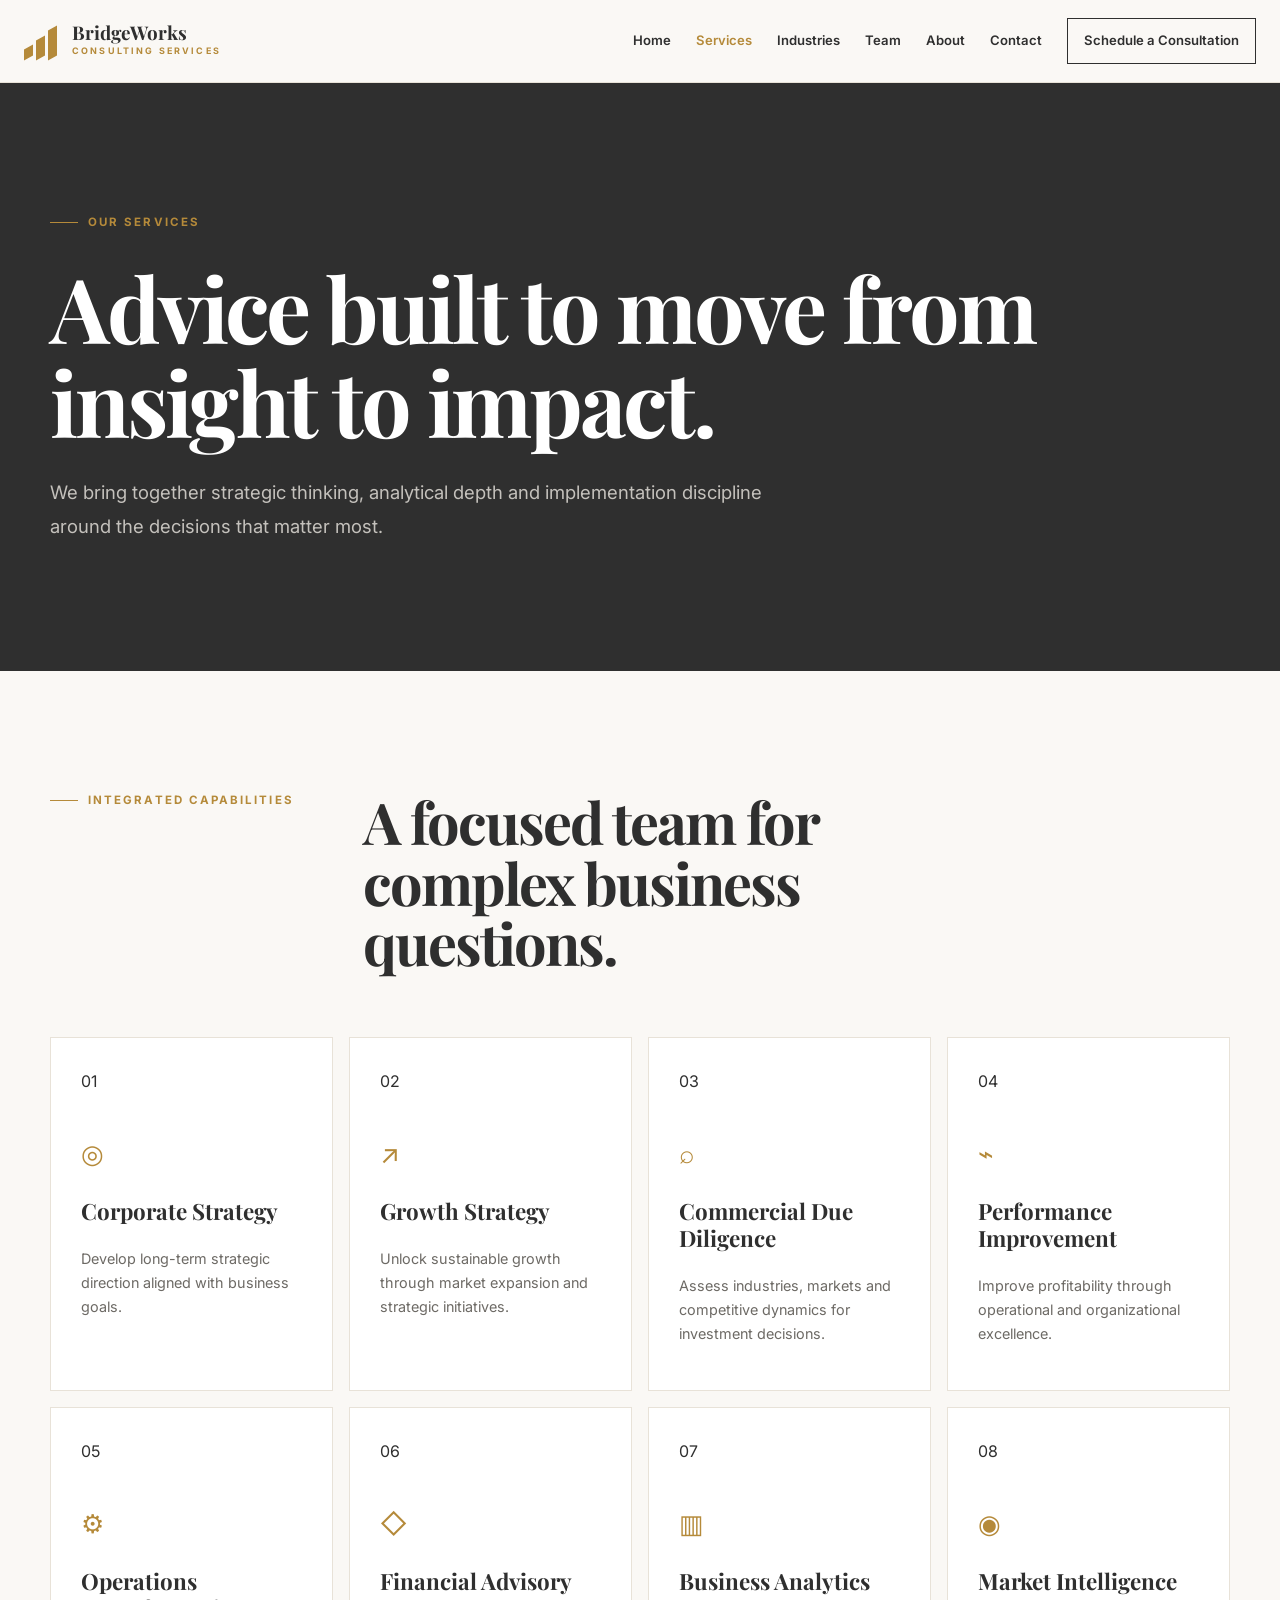
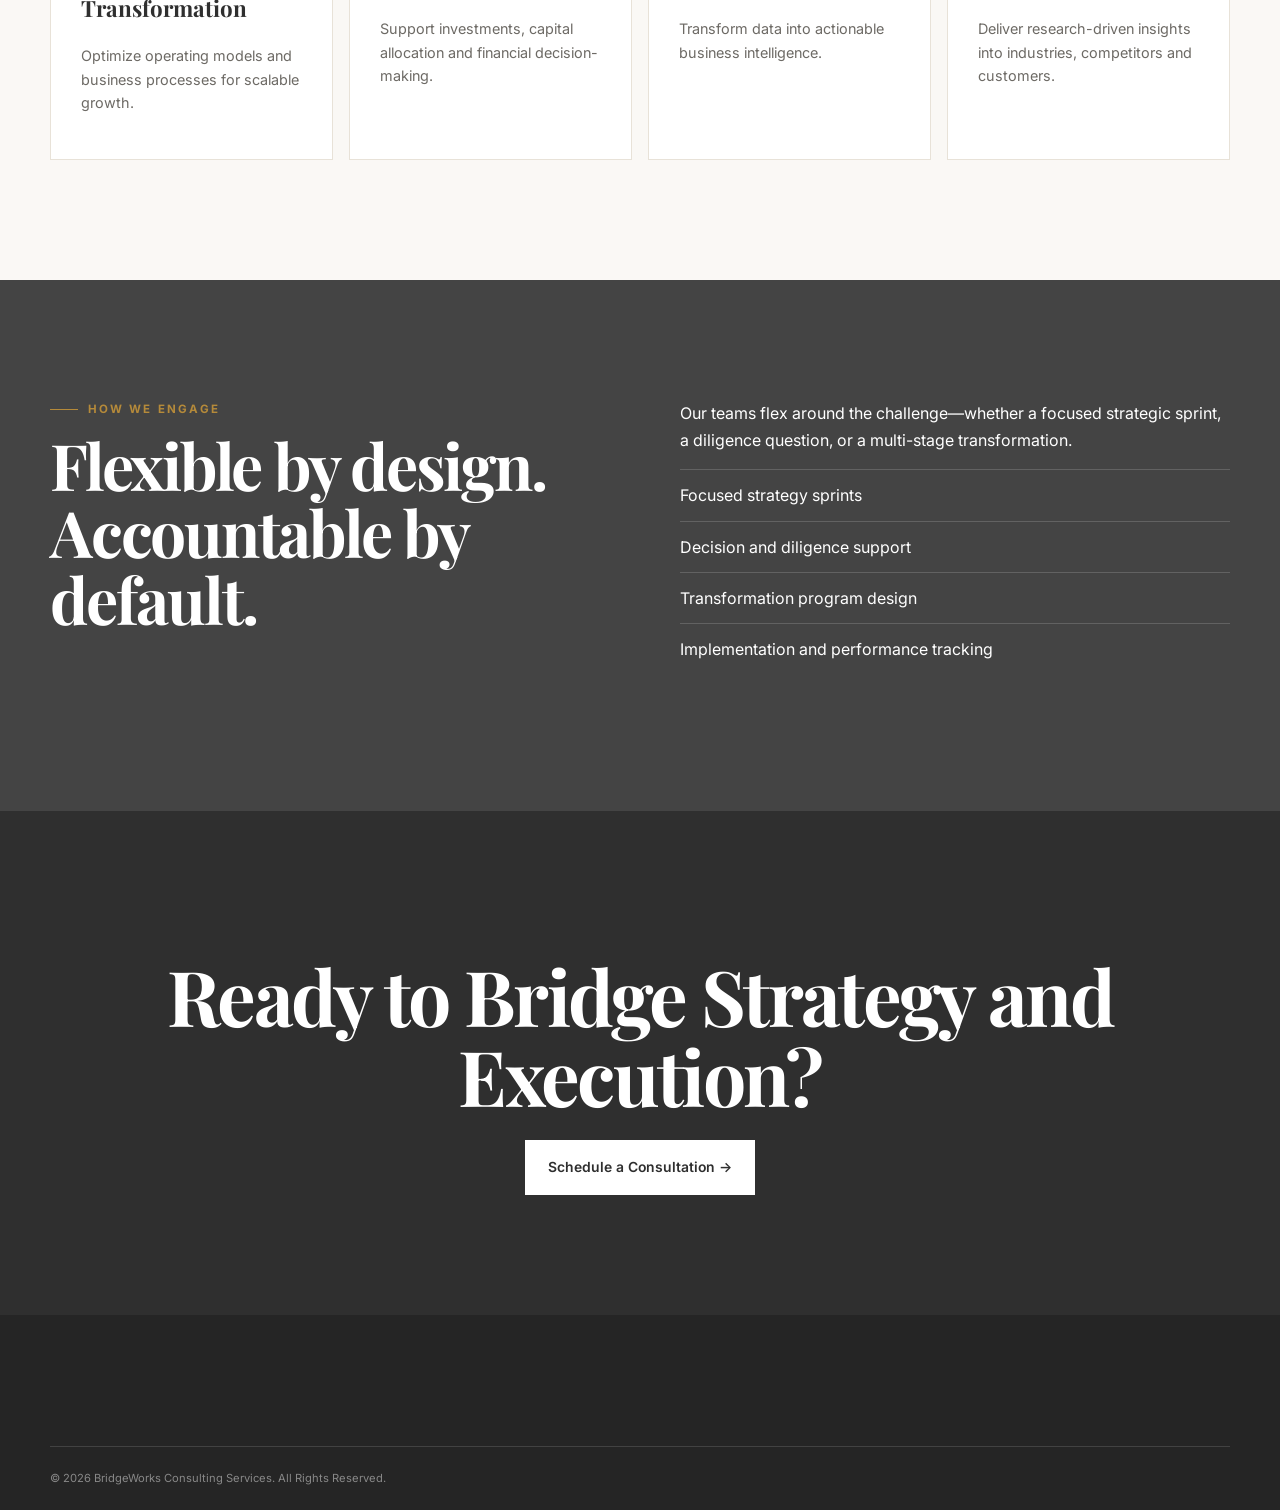
<file: services.html>
<!doctype html><html lang="en"><head><meta charset="utf-8"><meta name="viewport" content="width=device-width,initial-scale=1"><title>Services | BridgeWorks</title><link rel="stylesheet" href="styles.css"></head><body>
<header class="site-header"><div class="nav-wrap"><a class="brand" href="index.html"><span class="brand-mark"><i></i><i></i><i></i></span><span><strong>BridgeWorks</strong><small>Consulting Services</small></span></a><nav class="desktop-nav"><a href="index.html">Home</a><a aria-current="page" href="services.html">Services</a><a href="industries.html">Industries</a><a href="team.html">Team</a><a href="about.html">About</a><a href="contact.html">Contact</a><a class="nav-cta" href="contact.html">Schedule a Consultation</a></nav><details class="mobile-nav"><summary>☰</summary><nav class="mobile-links"><a href="index.html">Home</a><a href="services.html">Services</a><a href="industries.html">Industries</a><a href="team.html">Team</a><a href="about.html">About</a><a href="contact.html">Contact</a></nav></details></div></header>
<main><section class="page-hero"><div class="container"><p class="eyebrow">Our services</p><h1>Advice built to move from insight to impact.</h1><p class="lead">We bring together strategic thinking, analytical depth and implementation discipline around the decisions that matter most.</p></div></section><section class="section"><div class="container"><div class="section-heading"><p class="eyebrow">Integrated capabilities</p><h2>A focused team for complex business questions.</h2></div><div class="card-grid"><article class="service-card"><span>01</span><span class="icon">◎</span><h3>Corporate Strategy</h3><p>Develop long-term strategic direction aligned with business goals.</p></article><article class="service-card"><span>02</span><span class="icon">↗</span><h3>Growth Strategy</h3><p>Unlock sustainable growth through market expansion and strategic initiatives.</p></article><article class="service-card"><span>03</span><span class="icon">⌕</span><h3>Commercial Due Diligence</h3><p>Assess industries, markets and competitive dynamics for investment decisions.</p></article><article class="service-card"><span>04</span><span class="icon">⌁</span><h3>Performance Improvement</h3><p>Improve profitability through operational and organizational excellence.</p></article><article class="service-card"><span>05</span><span class="icon">⚙</span><h3>Operations Transformation</h3><p>Optimize operating models and business processes for scalable growth.</p></article><article class="service-card"><span>06</span><span class="icon">◇</span><h3>Financial Advisory</h3><p>Support investments, capital allocation and financial decision-making.</p></article><article class="service-card"><span>07</span><span class="icon">▥</span><h3>Business Analytics</h3><p>Transform data into actionable business intelligence.</p></article><article class="service-card"><span>08</span><span class="icon">◉</span><h3>Market Intelligence</h3><p>Deliver research-driven insights into industries, competitors and customers.</p></article></div></div></section><section class="section graphite"><div class="container split-copy"><div><p class="eyebrow">How we engage</p><h2>Flexible by design. Accountable by default.</h2></div><div><p>Our teams flex around the challenge—whether a focused strategic sprint, a diligence question, or a multi-stage transformation.</p><ul><li>Focused strategy sprints</li><li>Decision and diligence support</li><li>Transformation program design</li><li>Implementation and performance tracking</li></ul></div></div></section><section class="cta-section"><h2>Ready to Bridge Strategy and Execution?</h2><a class="button button-light" href="contact.html">Schedule a Consultation →</a></section></main><footer><div class="footer-bottom">© 2026 BridgeWorks Consulting Services. All Rights Reserved.</div></footer></body></html>
</file>
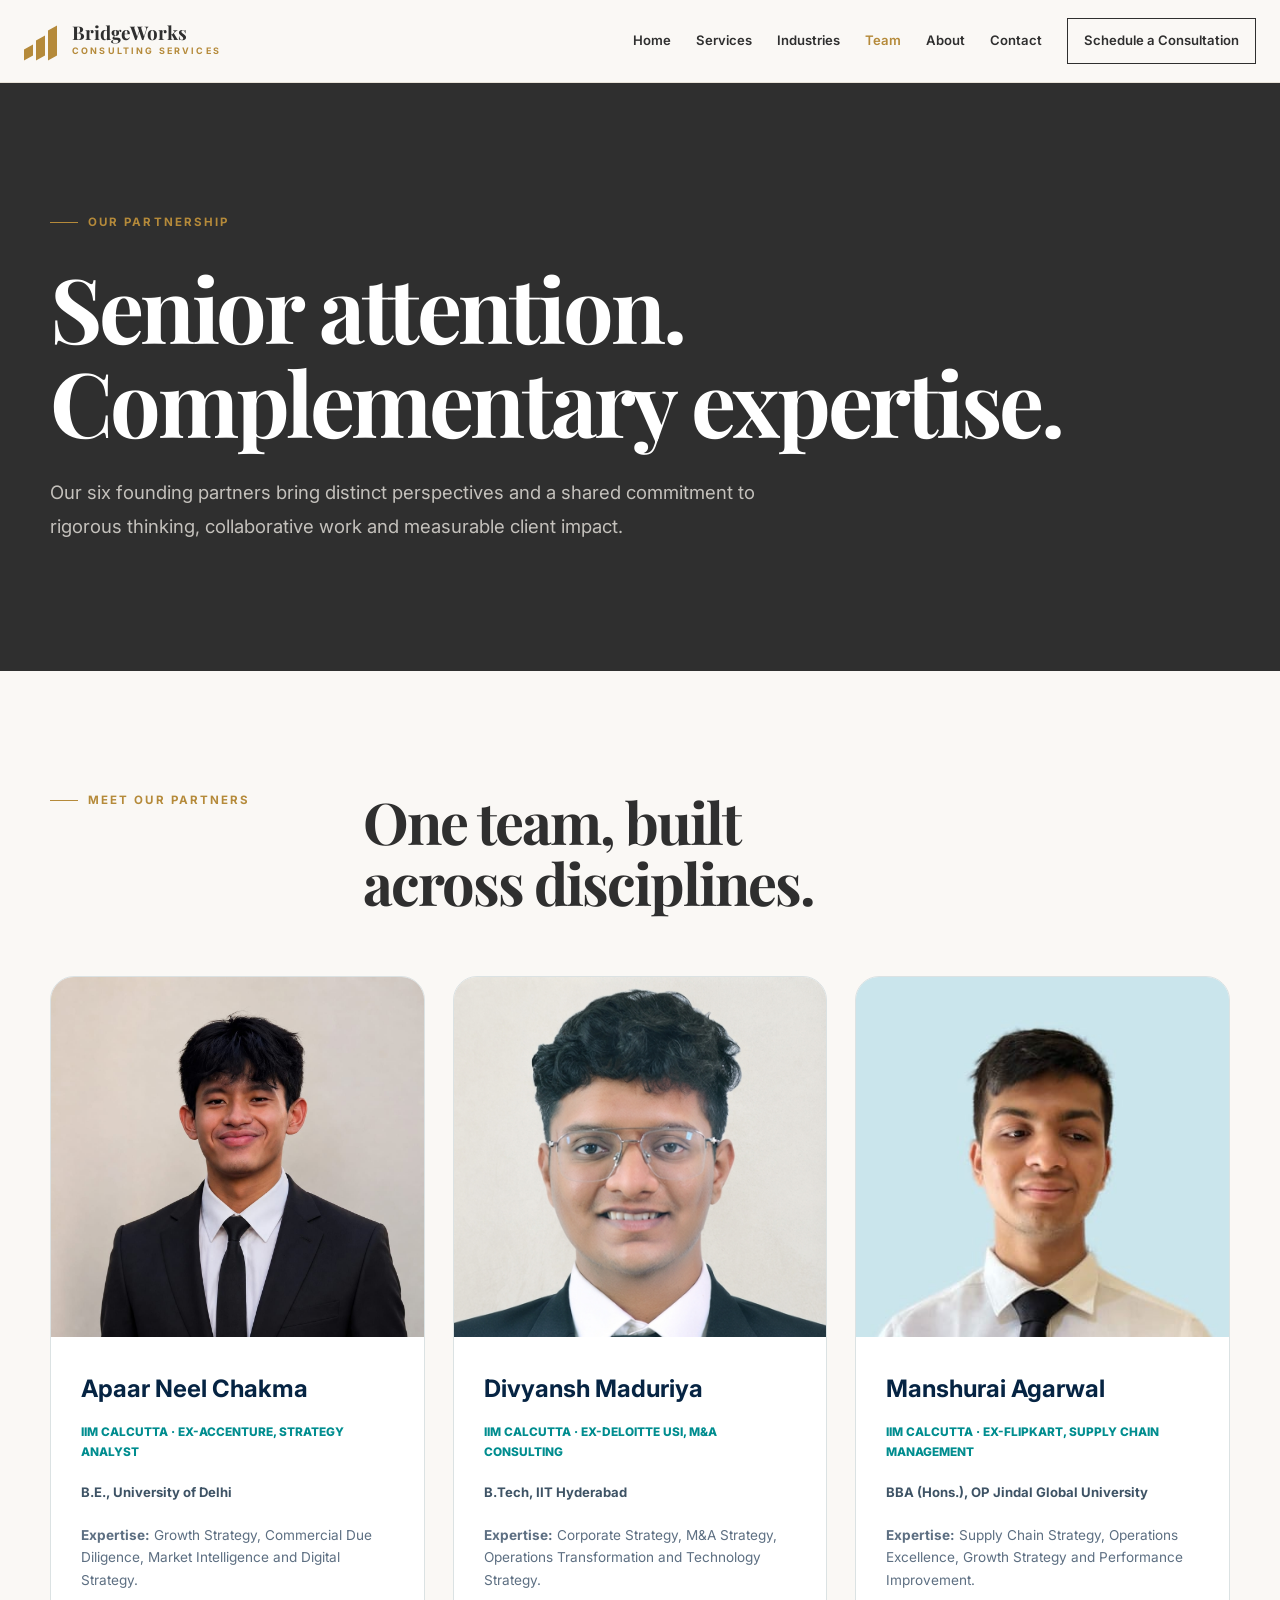
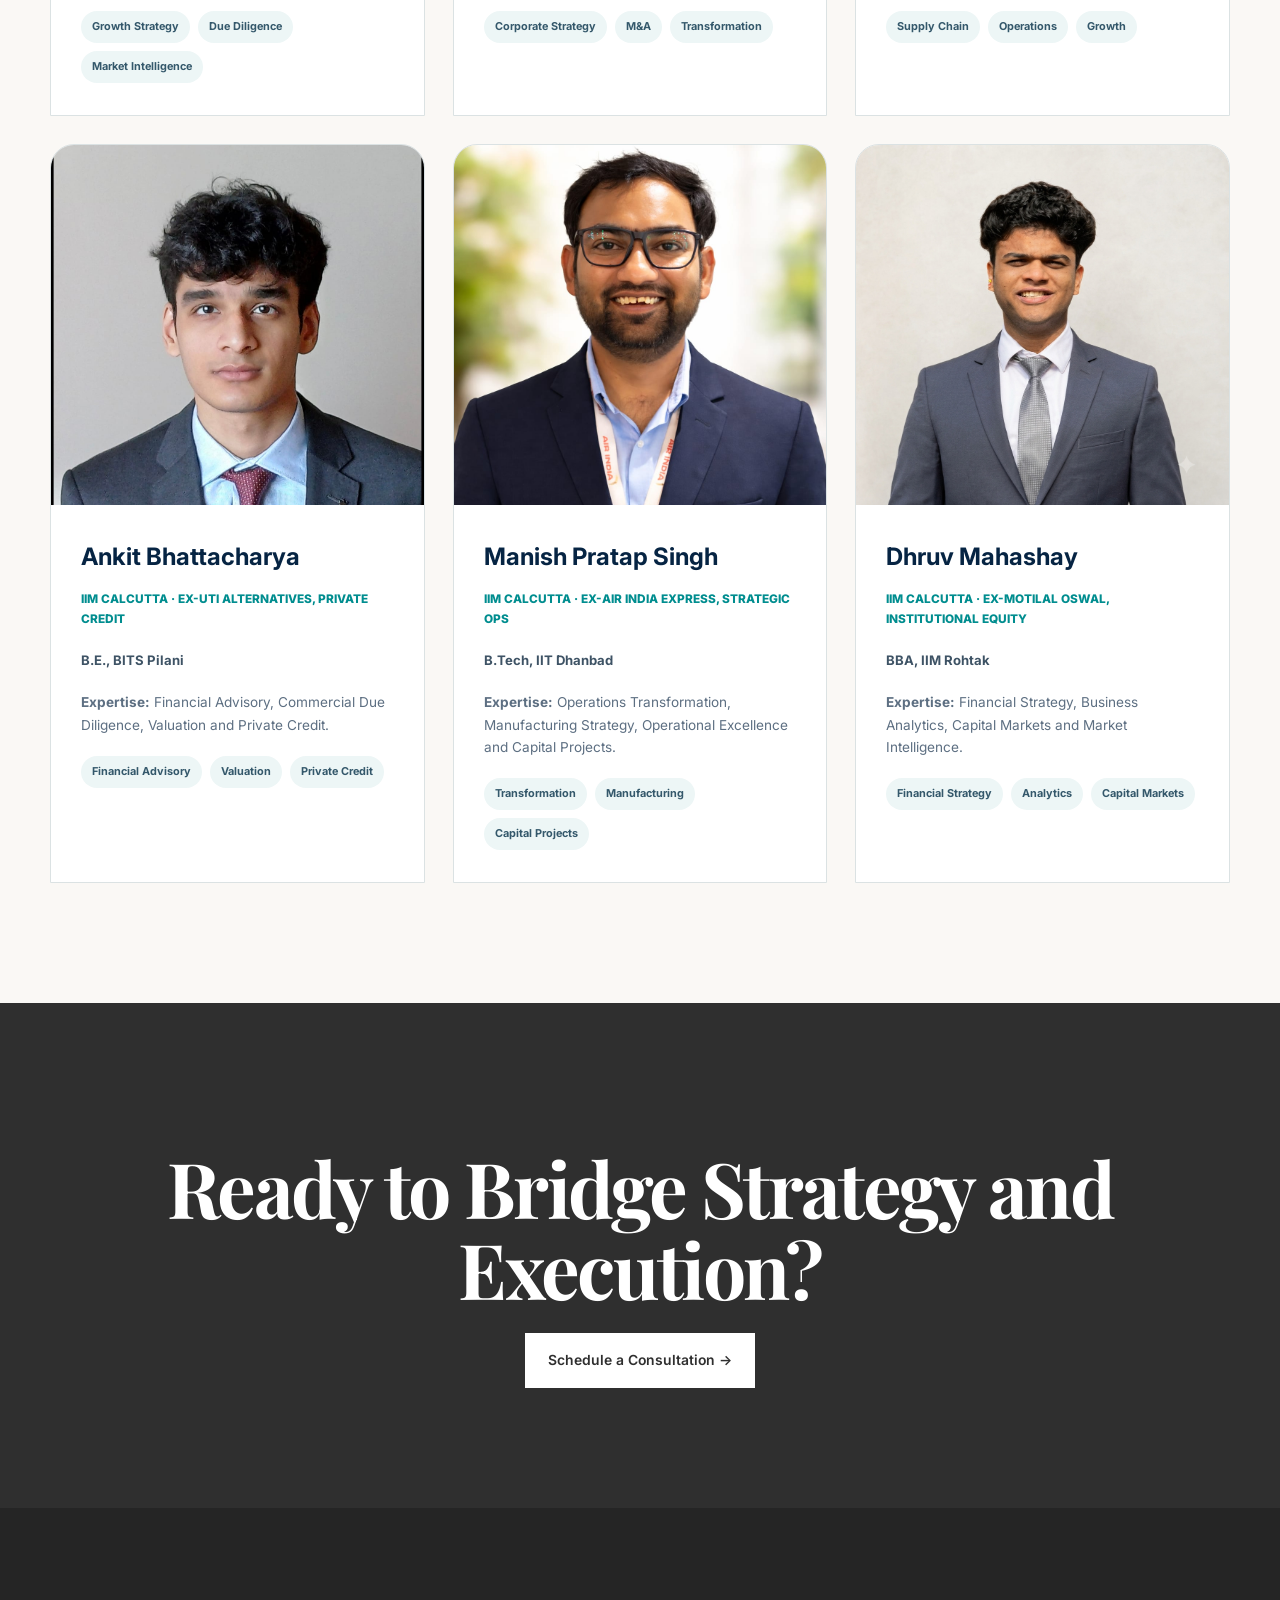
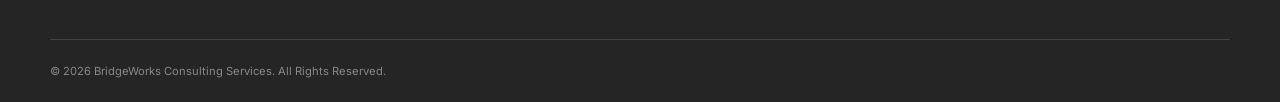
<file: team.html>
<!doctype html><html lang="en"><head><meta charset="utf-8"><meta name="viewport" content="width=device-width,initial-scale=1"><title>Team | BridgeWorks</title><link rel="stylesheet" href="styles.css"></head><body>
<header class="site-header"><div class="nav-wrap"><a class="brand" href="index.html"><span class="brand-mark"><i></i><i></i><i></i></span><span><strong>BridgeWorks</strong><small>Consulting Services</small></span></a><nav class="desktop-nav"><a href="index.html">Home</a><a href="services.html">Services</a><a href="industries.html">Industries</a><a aria-current="page" href="team.html">Team</a><a href="about.html">About</a><a href="contact.html">Contact</a><a class="nav-cta" href="contact.html">Schedule a Consultation</a></nav><details class="mobile-nav"><summary>☰</summary><nav class="mobile-links"><a href="index.html">Home</a><a href="services.html">Services</a><a href="industries.html">Industries</a><a href="team.html">Team</a><a href="about.html">About</a><a href="contact.html">Contact</a></nav></details></div></header>
<main><section class="page-hero"><div class="container"><p class="eyebrow">Our partnership</p><h1>Senior attention. Complementary expertise.</h1><p class="lead">Our six founding partners bring distinct perspectives and a shared commitment to rigorous thinking, collaborative work and measurable client impact.</p></div></section>
<section class="section"><div class="container"><div class="section-heading"><p class="eyebrow">Meet our partners</p><h2>One team, built across disciplines.</h2></div><div class="partner-grid">
<article class="partner-card"><div class="partner-photo"><img src="images/apaar.jpeg" alt="Apaar Neel Chakma"></div><div class="partner-body"><h3>Apaar Neel Chakma</h3><p class="partner-credential">IIM Calcutta · Ex-Accenture, Strategy Analyst</p><p class="partner-degree">B.E., University of Delhi</p><p class="partner-expertise"><strong>Expertise:</strong> Growth Strategy, Commercial Due Diligence, Market Intelligence and Digital Strategy.</p><div class="tags"><b>Growth Strategy</b><b>Due Diligence</b><b>Market Intelligence</b></div></div></article>
<article class="partner-card"><div class="partner-photo"><img src="images/divyansh.png" alt="Divyansh Maduriya"></div><div class="partner-body"><h3>Divyansh Maduriya</h3><p class="partner-credential">IIM Calcutta · Ex-Deloitte USI, M&amp;A Consulting</p><p class="partner-degree">B.Tech, IIT Hyderabad</p><p class="partner-expertise"><strong>Expertise:</strong> Corporate Strategy, M&amp;A Strategy, Operations Transformation and Technology Strategy.</p><div class="tags"><b>Corporate Strategy</b><b>M&amp;A</b><b>Transformation</b></div></div></article>
<article class="partner-card"><div class="partner-photo"><img src="images/manshurai.jpeg" alt="Manshurai Agarwal"></div><div class="partner-body"><h3>Manshurai Agarwal</h3><p class="partner-credential">IIM Calcutta · Ex-Flipkart, Supply Chain Management</p><p class="partner-degree">BBA (Hons.), OP Jindal Global University</p><p class="partner-expertise"><strong>Expertise:</strong> Supply Chain Strategy, Operations Excellence, Growth Strategy and Performance Improvement.</p><div class="tags"><b>Supply Chain</b><b>Operations</b><b>Growth</b></div></div></article>
<article class="partner-card"><div class="partner-photo"><img src="images/ankit.jpeg" alt="Ankit Bhattacharya"></div><div class="partner-body"><h3>Ankit Bhattacharya</h3><p class="partner-credential">IIM Calcutta · Ex-UTI Alternatives, Private Credit</p><p class="partner-degree">B.E., BITS Pilani</p><p class="partner-expertise"><strong>Expertise:</strong> Financial Advisory, Commercial Due Diligence, Valuation and Private Credit.</p><div class="tags"><b>Financial Advisory</b><b>Valuation</b><b>Private Credit</b></div></div></article>
<article class="partner-card"><div class="partner-photo"><img src="images/manish.jpeg" alt="Manish Pratap Singh"></div><div class="partner-body"><h3>Manish Pratap Singh</h3><p class="partner-credential">IIM Calcutta · Ex-Air India Express, Strategic Ops</p><p class="partner-degree">B.Tech, IIT Dhanbad</p><p class="partner-expertise"><strong>Expertise:</strong> Operations Transformation, Manufacturing Strategy, Operational Excellence and Capital Projects.</p><div class="tags"><b>Transformation</b><b>Manufacturing</b><b>Capital Projects</b></div></div></article>
<article class="partner-card"><div class="partner-photo"><img src="images/dhruv.jpg" alt="Dhruv Mahashay"></div><div class="partner-body"><h3>Dhruv Mahashay</h3><p class="partner-credential">IIM Calcutta · Ex-Motilal Oswal, Institutional Equity</p><p class="partner-degree">BBA, IIM Rohtak</p><p class="partner-expertise"><strong>Expertise:</strong> Financial Strategy, Business Analytics, Capital Markets and Market Intelligence.</p><div class="tags"><b>Financial Strategy</b><b>Analytics</b><b>Capital Markets</b></div></div></article>
</div></div></section><section class="cta-section"><h2>Ready to Bridge Strategy and Execution?</h2><a class="button button-light" href="contact.html">Schedule a Consultation →</a></section></main><footer><div class="footer-bottom">© 2026 BridgeWorks Consulting Services. All Rights Reserved.</div></footer></body></html>
</file>
<file: styles.css>
@import url("https://fonts.googleapis.com/css2?family=Inter:wght@400;500;600;700&family=Playfair+Display:ital,wght@0,600;0,700;1,600&display=swap");
:root{--ivory:#faf8f5;--ink:#2f2f2f;--graphite:#444;--bronze:#b58a3a;--line:#e8e2d8;--white:#fff;--muted:#6d6a65;--teal:#078f91;--navy:#062443}
*{box-sizing:border-box}html{scroll-behavior:smooth}body{margin:0;background:var(--ivory);color:var(--ink);font:400 16px/1.65 Inter,Arial,sans-serif;-webkit-font-smoothing:antialiased}a{color:inherit;text-decoration:none}img{display:block;max-width:100%}h1,h2,h3,p{margin-top:0}h1,h2{font-family:"Playfair Display",Georgia,serif;line-height:1.05;letter-spacing:-.035em}h2{font-size:clamp(2.5rem,5vw,5rem)}.container{width:min(1180px,calc(100% - 48px));margin:auto}.skip-link{position:fixed;top:-60px;left:16px;z-index:999;background:var(--bronze);color:#fff;padding:10px 16px}.skip-link:focus{top:12px}.eyebrow{text-transform:uppercase;letter-spacing:.18em;font-size:.72rem;font-weight:700;color:var(--bronze);display:flex;align-items:center;gap:10px}.eyebrow:before{content:"";width:28px;height:1px;background:currentColor}.eyebrow.light{color:#d7b978}.lead{font-size:1.16rem;line-height:1.8;color:var(--muted);max-width:720px}
.site-header{position:sticky;top:0;z-index:100;background:rgba(250,248,245,.96);border-bottom:1px solid var(--line)}.nav-wrap{min-height:82px;width:min(1240px,calc(100% - 48px));margin:auto;display:flex;align-items:center;justify-content:space-between;gap:28px}.brand{display:flex;align-items:center;gap:12px}.brand-mark{width:36px;height:34px;display:flex;align-items:flex-end;gap:3px}.brand-mark i{display:block;width:9px;background:var(--bronze);transform:skewY(-28deg)}.brand-mark i:nth-child(1){height:11px}.brand-mark i:nth-child(2){height:20px}.brand-mark i:nth-child(3){height:30px}.brand strong{display:block;font-family:"Playfair Display",serif;font-size:1.18rem;line-height:1.1}.brand small{display:block;text-transform:uppercase;letter-spacing:.24em;color:var(--bronze);font-size:.56rem;font-weight:700}.desktop-nav{display:flex;align-items:center;gap:25px}.desktop-nav a{font-size:.82rem;font-weight:600}.desktop-nav a:hover,.desktop-nav a[aria-current=page]{color:var(--bronze)}.nav-cta{border:1px solid var(--ink);padding:11px 16px}.nav-cta:hover{background:var(--ink);color:#fff!important}.mobile-nav{display:none}.mobile-nav summary{cursor:pointer;font-size:1.7rem;list-style:none}.mobile-nav summary::-webkit-details-marker{display:none}.mobile-links{position:absolute;top:82px;left:0;right:0;background:var(--ivory);padding:20px 24px 28px;border-bottom:1px solid var(--line);display:grid;gap:14px}
.hero{min-height:calc(100vh - 82px);background:var(--ink);color:#fff;position:relative;overflow:hidden;display:flex;flex-direction:column}.hero:after{content:"";position:absolute;width:620px;height:620px;border:1px solid rgba(181,138,58,.19);border-radius:50%;right:-180px;bottom:-400px;box-shadow:0 0 0 90px rgba(181,138,58,.035),0 0 0 190px rgba(181,138,58,.025)}.hero-inner{width:min(1240px,calc(100% - 48px));margin:auto;display:grid;grid-template-columns:1.08fr .92fr;align-items:center;gap:80px;padding:92px 0 62px;position:relative;z-index:2}.hero-copy h1{font-size:clamp(3.8rem,6.5vw,7rem);max-width:800px;margin:30px 0}.hero-copy h1 em{color:#d0aa60;font-weight:600}.hero-copy>p:not(.eyebrow){font-size:1.1rem;line-height:1.85;color:#c7c5c0;max-width:670px}.hero-actions{display:flex;gap:14px;margin-top:36px;flex-wrap:wrap}.button{display:inline-flex;align-items:center;justify-content:center;gap:10px;padding:15px 22px;border:1px solid transparent;font-weight:600;font-size:.87rem;transition:.25s}.button:hover{transform:translateY(-2px)}.button-bronze{background:var(--bronze);color:#fff}.button-ghost{border-color:#73716e;color:#fff}.button-light{background:#fff;color:var(--ink)}.bridge-visual{height:500px;position:relative}.bridge-arch{position:absolute;left:10%;bottom:10%;width:90%;height:65%;border:4px solid rgba(181,138,58,.52);border-bottom:0;border-radius:50% 50% 0 0/85% 85% 0 0;transform:rotate(-5deg)}.bridge-arch i{position:absolute;bottom:0;width:2px;background:rgba(255,255,255,.18);transform-origin:bottom}.bridge-arch i:nth-child(1){height:62%;left:25%;transform:rotate(17deg)}.bridge-arch i:nth-child(2){height:86%;left:50%}.bridge-arch i:nth-child(3){height:60%;left:75%;transform:rotate(-17deg)}.bridge-label{position:absolute;width:190px;padding:18px;background:rgba(255,255,255,.06);border:1px solid rgba(255,255,255,.13);z-index:2}.bridge-label span{color:var(--bronze);font-size:.68rem}.bridge-label strong,.bridge-label small{display:block}.bridge-label strong{font-family:"Playfair Display",serif;font-size:1.1rem}.bridge-label small{color:#aaa8a3}.bridge-label.top{right:0;top:4%}.bridge-label.middle{left:20%;top:40%}.bridge-label.bottom{right:3%;bottom:1%}.hero-credential{position:absolute;left:0;top:0;z-index:4;width:212px;min-height:174px;padding:24px;border-radius:20px;background:#fbfbfa;color:#69798b;display:flex;flex-direction:column;justify-content:center;box-shadow:0 16px 45px rgba(0,0,0,.16)}.hero-credential strong{font-size:2.25rem;line-height:1;color:var(--teal);margin-bottom:10px}.experience-strip{background:#fff;border-bottom:1px solid #d9e1e2;overflow:auto}.experience-strip-inner{width:max-content;min-width:100%;min-height:110px;padding:0 32px;display:flex;align-items:center;gap:34px}.experience-strip-inner>strong{text-transform:uppercase;letter-spacing:.14em;font-size:.75rem;color:#0a2540}.experience-strip-inner span{font-weight:700;color:#485a6c;white-space:nowrap}
.section{padding:120px 0}.section-tint{background:#f3efe9}.section-heading{display:grid;grid-template-columns:.8fr 1.4fr 1fr;gap:36px;align-items:start;margin-bottom:64px}.section-heading h2{font-size:clamp(2.7rem,4.5vw,4.8rem);margin:0}.section-heading>p:last-child:not(.eyebrow){color:var(--muted);padding-top:10px}.advantage-grid,.card-grid,.industry-grid,.why-grid,.partner-grid,.testimonial-grid{display:grid}.advantage-grid{grid-template-columns:repeat(4,1fr);border-top:1px solid var(--line)}.advantage-grid article{padding:28px 26px 12px;border-right:1px solid var(--line);min-height:230px}.advantage-grid span,.card-no{font-size:.68rem;color:var(--bronze);letter-spacing:.12em}.advantage-grid h3{font-family:"Playfair Display",serif;font-size:1.4rem;margin:52px 0 14px}.advantage-grid p,.service-card p,.industry-card p{color:var(--muted);font-size:.9rem}.card-grid{grid-template-columns:repeat(4,1fr);gap:16px}.service-card{height:100%;background:#fff;border:1px solid var(--line);padding:30px;min-height:285px;transition:.3s}.service-card:hover{transform:translateY(-7px);box-shadow:0 20px 50px rgba(72,55,29,.09)}.icon{color:var(--bronze);font-size:1.65rem;display:block;margin:38px 0 22px}.service-card h3,.industry-card h3{font-family:"Playfair Display",serif;font-size:1.4rem;line-height:1.2}.industry-grid{grid-template-columns:repeat(4,1fr);border-top:1px solid var(--line);border-left:1px solid var(--line)}.industry-card{min-height:220px;padding:30px;border-right:1px solid var(--line);border-bottom:1px solid var(--line)}.industry-card h3{margin:42px 0 10px}.graphite{background:var(--graphite);color:#fff}.why-grid{grid-template-columns:repeat(3,1fr);border-top:1px solid #626262}.why-grid article{padding:30px;border-right:1px solid #626262;border-bottom:1px solid #626262;min-height:150px}.why-grid span{color:#d3ad65;font-size:.68rem}.why-grid h3{font-family:"Playfair Display",serif;font-size:1.5rem;margin-top:35px}.partner-grid{grid-template-columns:repeat(3,1fr);gap:28px}.partner-card{background:#fff;border:1px solid #dbe2e3;border-radius:24px 24px 0 0;overflow:hidden}.partner-photo{height:360px;background:#e8ecec}.partner-photo img{width:100%;height:100%;object-fit:cover;object-position:center top}.partner-body{padding:32px 30px}.partner-body h3{font-size:1.5rem;color:var(--navy);margin-bottom:14px}.partner-credential{color:#008d8f;font-size:.74rem;text-transform:uppercase;font-weight:800}.partner-degree{font-size:.82rem;color:#3e5365;font-weight:700;margin:20px 0}.partner-expertise{font-size:.85rem;color:#5d6f82}.tags{display:flex;flex-wrap:wrap;gap:8px;margin-top:20px}.tags b{font-size:.68rem;background:#edf6f6;border-radius:99px;padding:7px 11px;color:#34586b}.center{text-align:center;margin-top:42px}.process{display:grid;grid-template-columns:repeat(5,1fr);border-top:1px solid var(--bronze)}.process article{text-align:center;padding:42px 18px 0}.process span{font-size:.67rem;color:var(--bronze)}.process h3{font-family:"Playfair Display",serif;font-size:1.35rem;margin:12px 0}.process p{color:var(--muted);font-size:.82rem}.testimonial-grid{grid-template-columns:repeat(3,1fr);gap:18px}.testimonial-grid blockquote{margin:0;background:#fff;border:1px solid var(--line);padding:34px;min-height:285px;display:flex;flex-direction:column;justify-content:space-between}.testimonial-grid blockquote>p{font-family:"Playfair Display",serif;font-size:1.35rem;line-height:1.5}.testimonial-grid footer{background:transparent;color:var(--ink);padding:0}.testimonial-grid footer span{display:block;font-size:.75rem;color:var(--muted)}
.page-hero{padding:130px 0 110px;background:var(--ink);color:#fff}.page-hero h1{font-size:clamp(3.5rem,7vw,7.5rem);max-width:1040px;margin:28px 0}.page-hero .lead{color:#c4c1bc}.split-copy,.about-story,.contact-grid{display:grid;grid-template-columns:1fr 1fr;gap:80px}.split-copy ul{list-style:none;padding:0}.split-copy li{border-top:1px solid #626262;padding:12px 0}.about-story>div:last-child{font-size:1.08rem;color:var(--muted);padding-top:45px}.principles{border-top:1px solid #656565}.principles article{display:grid;grid-template-columns:80px 1fr 1fr;gap:30px;align-items:center;padding:24px 0;border-bottom:1px solid #656565}.principles span{color:#d1ac65}.principles h3{font-family:"Playfair Display",serif;font-size:1.55rem;margin:0}.principles p{color:#c7c4bf;margin:0}.contact-details h2,.contact-form h2{font-family:"Playfair Display",serif;font-size:2.8rem;line-height:1.1}.contact-details a,.contact-details span{display:flex;border-top:1px solid var(--line);padding:18px 0}.contact-form{background:#fff;border:1px solid var(--line);padding:42px}.contact-form label{display:block;font-size:.7rem;text-transform:uppercase;letter-spacing:.08em;font-weight:700;margin-top:20px}.contact-form input,.contact-form textarea{display:block;width:100%;border:0;border-bottom:1px solid #d9d2c8;padding:12px 0;background:transparent}.cta-section{background:var(--ink);color:#fff;text-align:center;padding:120px 24px}.cta-section .eyebrow{justify-content:center}.cta-section h2{font-size:clamp(3rem,6vw,6rem);margin:24px 0}
footer{background:#252525;color:#fff;padding:76px 0 0}.footer-grid{width:min(1180px,calc(100% - 48px));margin:auto;display:grid;grid-template-columns:2fr 1fr 1fr;gap:60px}.footer-brand{font-family:"Playfair Display",serif;font-size:1.7rem}.footer-brand span{color:#c7a35c}.footer-grid h3{text-transform:uppercase;letter-spacing:.14em;color:#d2ad67;font-size:.65rem}.footer-grid>div:not(:first-child){display:flex;flex-direction:column;gap:10px}.footer-grid a,.footer-grid p{font-size:.82rem;color:#c5c3bf}.footer-bottom{width:min(1180px,calc(100% - 48px));margin:55px auto 0;padding:22px 0;border-top:1px solid #424242;color:#888;font-size:.7rem}
@media(max-width:1050px){.desktop-nav{display:none}.mobile-nav{display:block}.hero-inner{grid-template-columns:1fr}.bridge-visual{height:330px}.card-grid,.industry-grid{grid-template-columns:repeat(2,1fr)}.partner-grid{grid-template-columns:repeat(2,1fr)}.advantage-grid,.why-grid{grid-template-columns:repeat(2,1fr)}}
@media(max-width:760px){.container,.nav-wrap,.hero-inner,.footer-grid,.footer-bottom{width:min(100% - 32px,1180px)}.hero{min-height:auto}.hero-inner{padding:75px 0 35px;gap:25px}.hero-copy h1{font-size:3.4rem}.bridge-visual{height:290px}.bridge-label{display:none}.section{padding:80px 0}.section-heading{display:block;margin-bottom:42px}.section-heading h2{margin:20px 0}.advantage-grid,.card-grid,.industry-grid,.why-grid,.partner-grid,.testimonial-grid,.process{grid-template-columns:1fr}.advantage-grid article{border-bottom:1px solid var(--line)}.partner-photo{height:360px}.process article{text-align:left;padding:22px 0;border-bottom:1px solid var(--line)}.split-copy,.about-story,.contact-grid{grid-template-columns:1fr;gap:35px}.principles article{grid-template-columns:45px 1fr}.principles p{grid-column:2}.contact-form{padding:26px}.footer-grid{grid-template-columns:1fr 1fr}.footer-grid>div:first-child{grid-column:1/-1}.page-hero{padding:95px 0 80px}.page-hero h1{font-size:3.5rem}}
@media(prefers-reduced-motion:reduce){html{scroll-behavior:auto}*{transition:none!important}}
</file>
